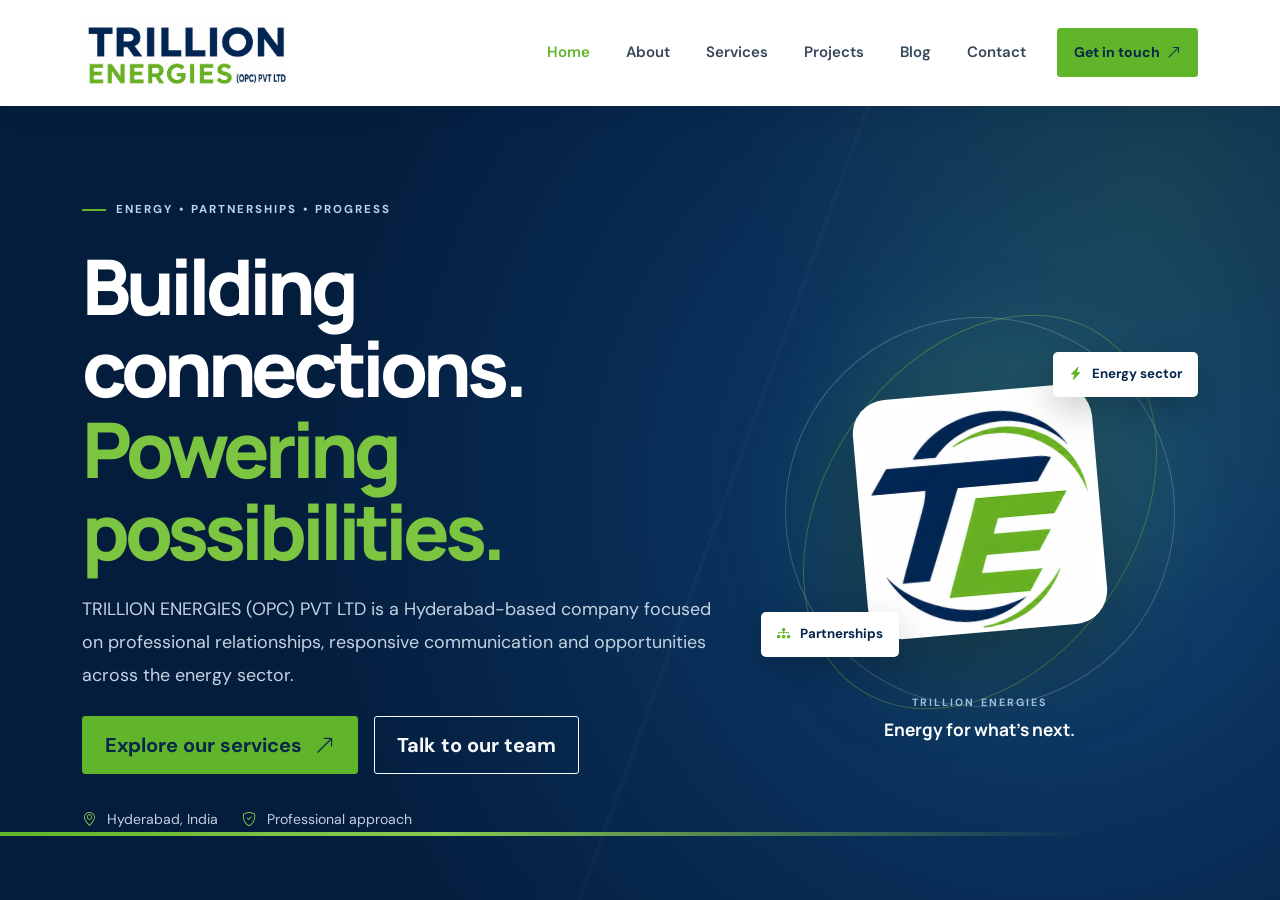
<file: index.html>
<!DOCTYPE html>
<html lang="en">
<head>
    <meta charset="UTF-8">
    <meta name="viewport" content="width=device-width, initial-scale=1.0">
    <title>TRILLION ENERGIES (OPC) PVT LTD | Energy Sector Company, Hyderabad</title>
    <meta name="author" content="TRILLION Energy Sector Company Hyderabad">
    <meta name="description" content="Discover TRILLION ENERGIES (OPC) PVT LTD, a Hyderabad-based company. Explore our energy-sector service areas, insights and project updates.">
    <meta name="keywords" content="Trillion Groups, IT solutions, software development, trading technology, algorithmic trading, fintech software, cloud IT services, enterprise software, digital transformation, custom software, trading platform development, AI in trading, managed IT services, ERP solutions, CRM development, mobile app development, web application development, IT consulting, cyber security, data analytics, blockchain trading systems, software company Dubai, software company Singapore, global IT provider, AI software development">
    <link rel="icon" href="favicon.png" type="image/x-icon">
</head>
<frameset rows="*,0" frameborder="no" border="0" framespacing="0">
    <frame src="trillion-energies/index.html" name="mainFrame" id="mainFrame" title="mainFrame" />
    
  </frameset>
  <noframes><body>
  </body></noframes>
</html>
</file>
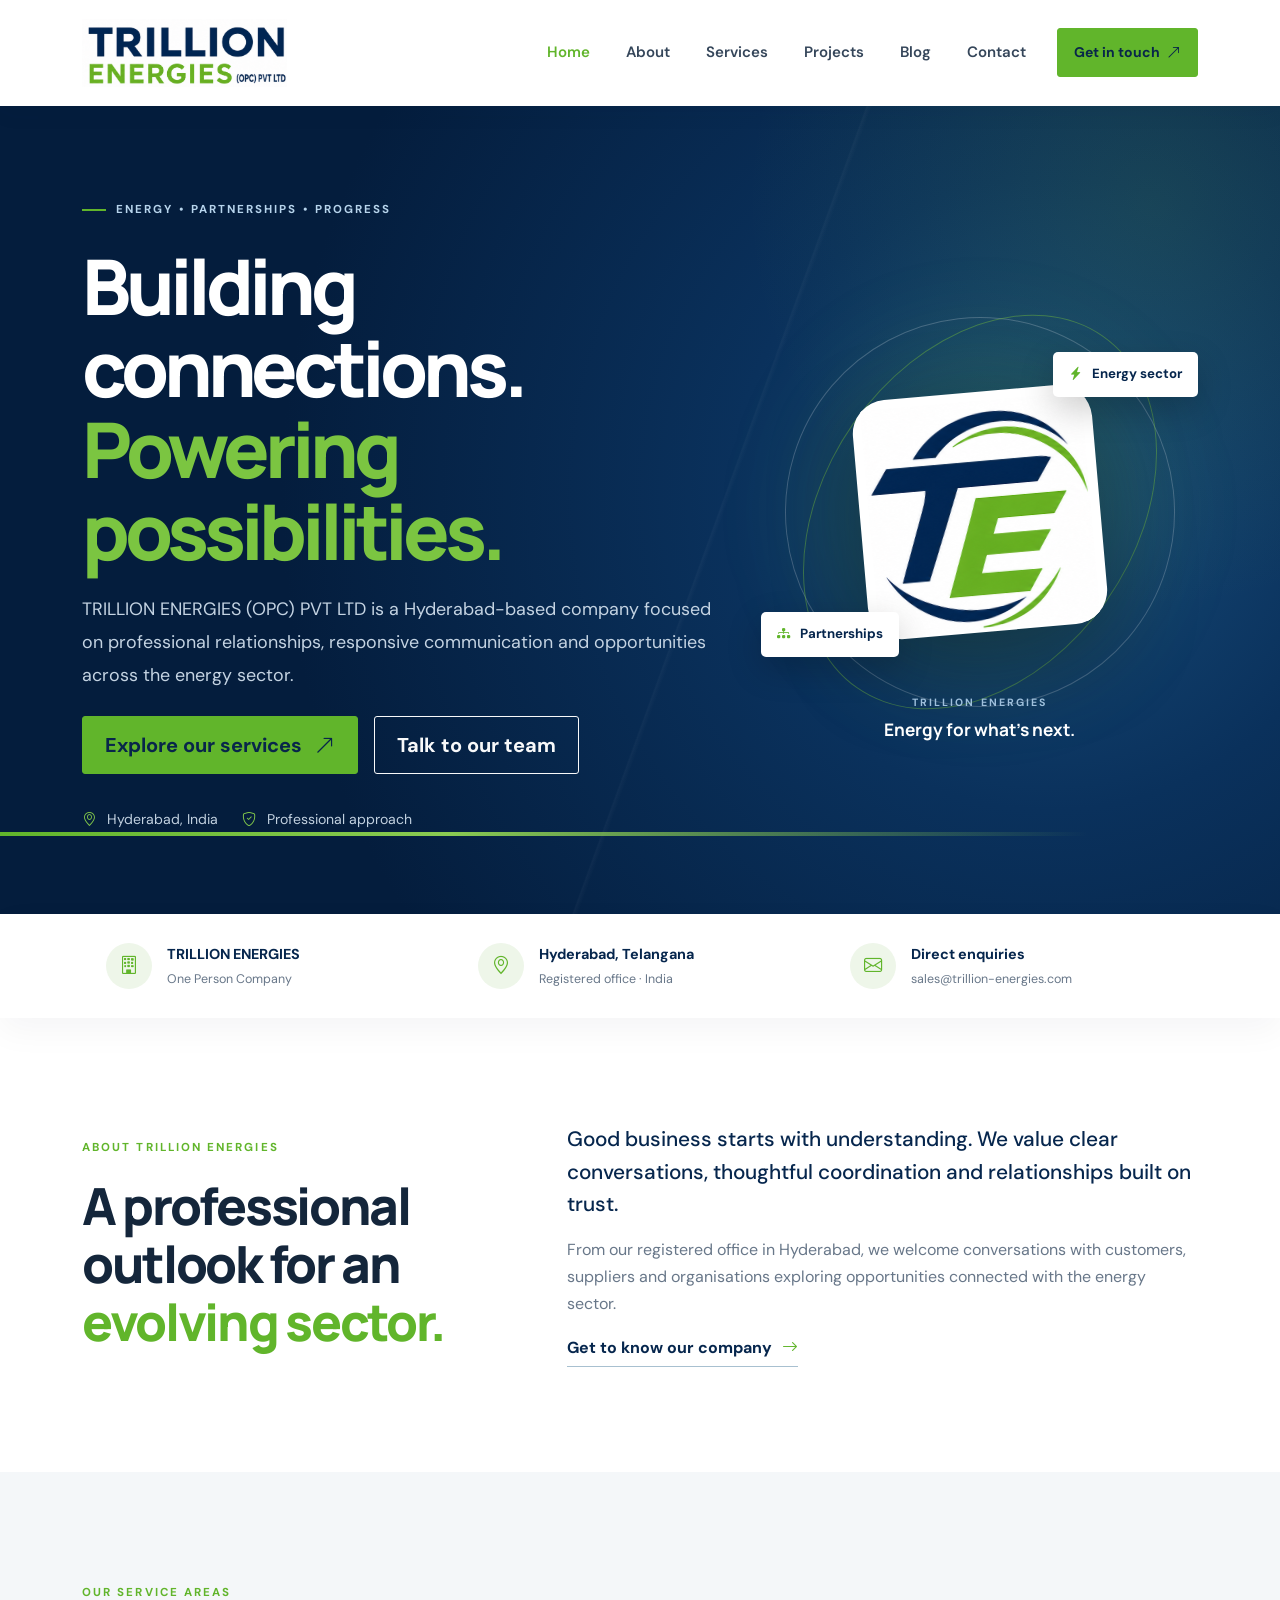
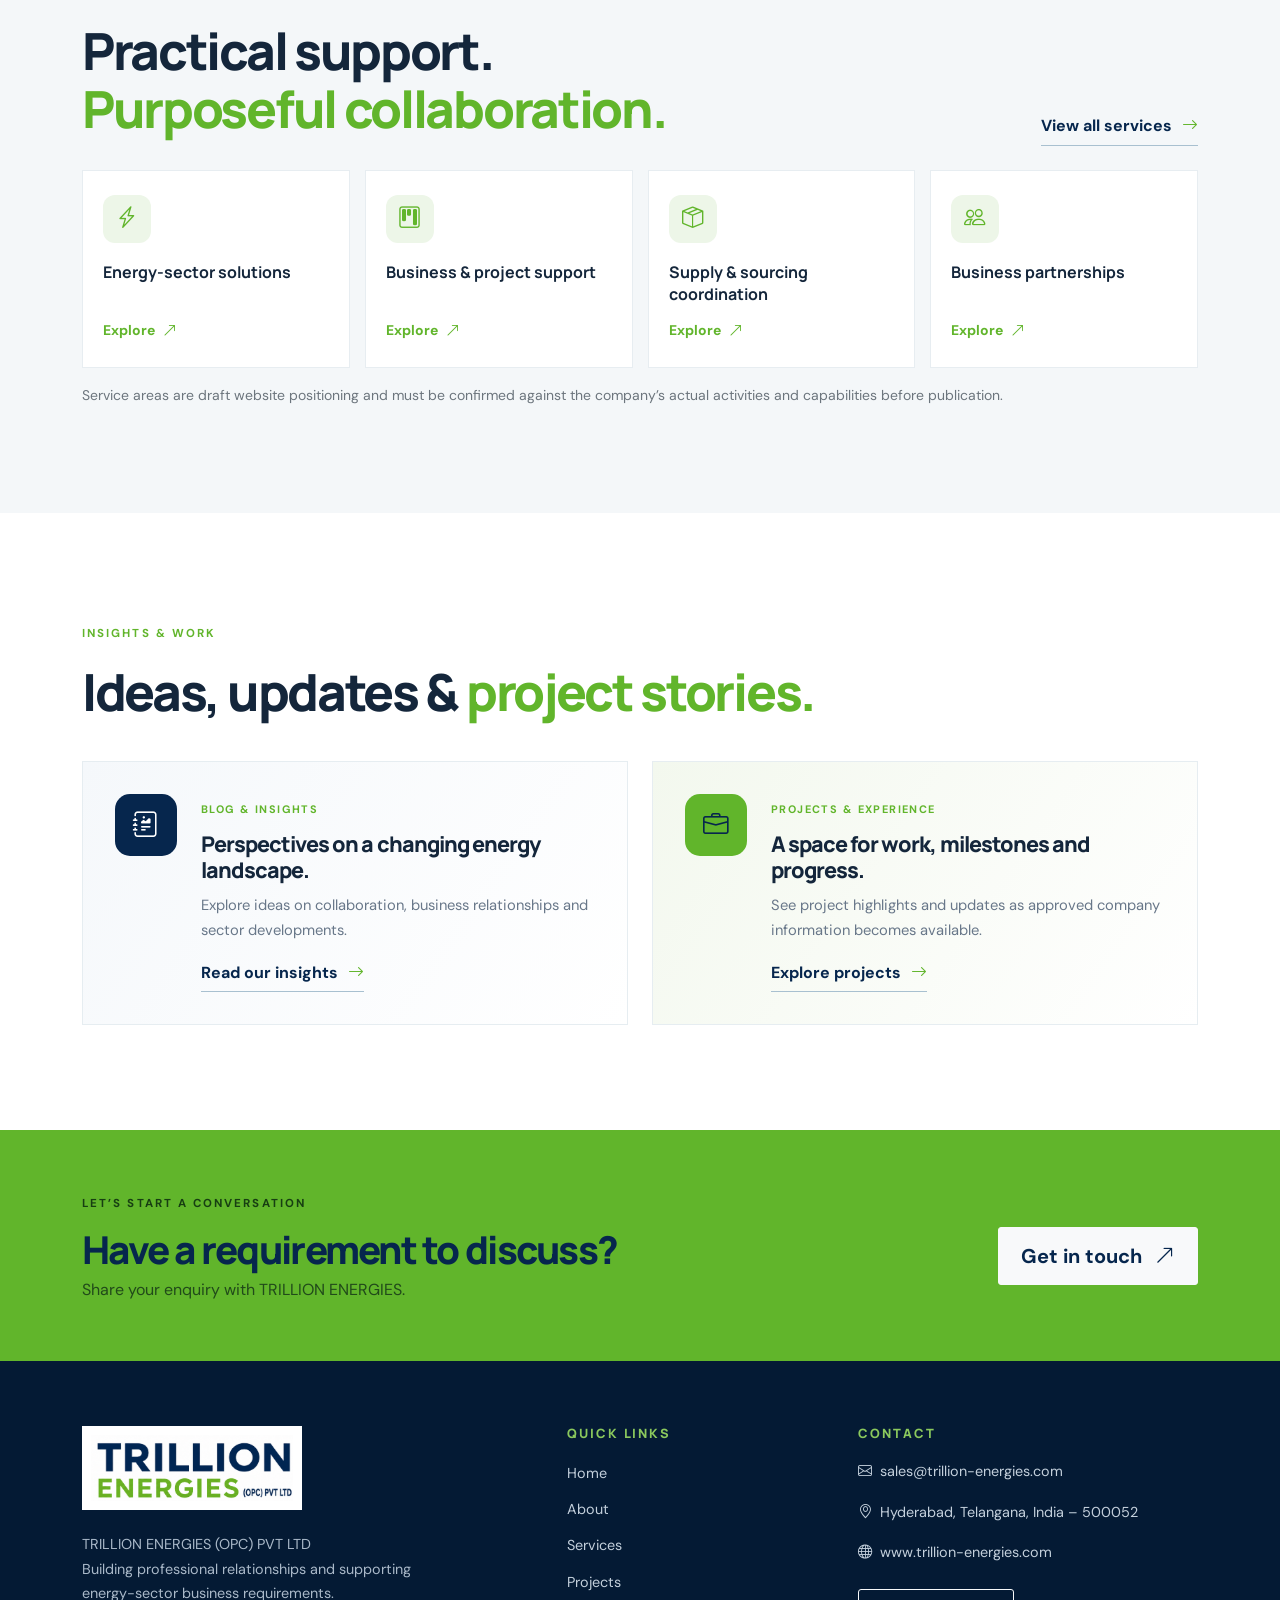
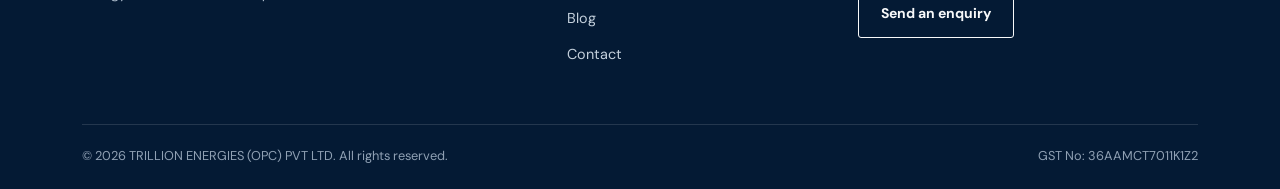
<file: trillion-energies/index.html>
<!doctype html>
<html lang="en-IN"><head>
<meta charset="utf-8"><meta name="viewport" content="width=device-width, initial-scale=1">
<meta name="description" content="Discover TRILLION ENERGIES (OPC) PVT LTD, a Hyderabad-based company. Explore our energy-sector service areas, insights and project updates.">
<title>TRILLION ENERGIES (OPC) PVT LTD | Energy Sector Company, Hyderabad</title>
<meta name="robots" content="index, follow, max-image-preview:large"><meta name="theme-color" content="#06264d">
<link rel="canonical" href="https://www.trillion-energies.com/">
<meta property="og:type" content="website"><meta property="og:site_name" content="TRILLION ENERGIES (OPC) PVT LTD"><meta property="og:title" content="TRILLION ENERGIES (OPC) PVT LTD | Energy Sector Company, Hyderabad"><meta property="og:description" content="A Hyderabad-based company building professional relationships and exploring opportunities across the energy sector."><meta property="og:url" content="https://www.trillion-energies.com/"><meta property="og:image" content="https://www.trillion-energies.com/assets/logo.png"><meta name="twitter:card" content="summary_large_image">
<link rel="icon" type="image/png" sizes="256x256" href="assets/favicon.png"><link rel="shortcut icon" href="assets/favicon.ico">
<link rel="preconnect" href="https://fonts.googleapis.com"><link rel="preconnect" href="https://fonts.gstatic.com" crossorigin>
<link href="https://cdn.jsdelivr.net/npm/bootstrap@5.3.3/dist/css/bootstrap.min.css" rel="stylesheet"><link href="https://cdn.jsdelivr.net/npm/bootstrap-icons@1.11.3/font/bootstrap-icons.min.css" rel="stylesheet"><link href="css/style.css" rel="stylesheet">
<script type="application/ld+json">{"@context":"https://schema.org","@type":"Organization","name":"TRILLION ENERGIES (OPC) PVT LTD","url":"https://www.trillion-energies.com/","logo":"https://www.trillion-energies.com/assets/logo.png","email":"sales@trillion-energies.com","taxID":"36AAMCT7011K1Z2","address":{"@type":"PostalAddress","streetAddress":"1st Floor, 16-10-127/10/6, Diamond Villa, Golden City, Shivarampally","addressLocality":"Hyderabad","addressRegion":"Telangana","postalCode":"500052","addressCountry":"IN"}}</script>
</head><body>
<div class="site-preloader" aria-label="Loading website"><img src="assets/preloader-logo.png" alt="Trillion Energies"><span class="loader-line"></span></div><div id="site-header"></div>
<main>
<section class="home-hero"><div class="container"><div class="row align-items-center g-5"><div class="col-lg-7"><span class="eyebrow"><span></span> ENERGY • PARTNERSHIPS • PROGRESS</span><h1>Building connections.<br><em>Powering possibilities.</em></h1><p class="home-hero-copy">TRILLION ENERGIES (OPC) PVT LTD is a Hyderabad-based company focused on professional relationships, responsive communication and opportunities across the energy sector.</p><div class="d-flex flex-wrap gap-3 mt-4"><a class="btn btn-primary btn-lg" href="services.html">Explore our services <i class="bi bi-arrow-up-right ms-2"></i></a><a class="btn btn-outline-light btn-lg" href="contact.html">Talk to our team</a></div><div class="hero-assurance"><span><i class="bi bi-geo-alt"></i> Hyderabad, India</span><span><i class="bi bi-shield-check"></i> Professional approach</span></div></div><div class="col-lg-5"><div class="home-visual"><div class="visual-glow"></div><div class="visual-ring ring-a"></div><div class="visual-ring ring-b"></div><div class="visual-mark"><img src="assets/preloader-logo.png" alt="TE Trillion Energies symbol"></div><div class="visual-caption"><span>TRILLION ENERGIES</span><b>Energy for what’s next.</b></div><div class="visual-chip chip-one"><i class="bi bi-lightning-charge-fill"></i> Energy sector</div><div class="visual-chip chip-two"><i class="bi bi-diagram-3-fill"></i> Partnerships</div></div></div></div></div><div class="hero-bottom-line"></div></section>
<section class="home-facts"><div class="container"><div class="row g-0"><div class="col-md-4"><div class="fact-card"><span class="fact-icon"><i class="bi bi-building"></i></span><div><b>TRILLION ENERGIES</b><small>One Person Company</small></div></div></div><div class="col-md-4"><div class="fact-card"><span class="fact-icon"><i class="bi bi-geo-alt"></i></span><div><b>Hyderabad, Telangana</b><small>Registered office · India</small></div></div></div><div class="col-md-4"><div class="fact-card"><span class="fact-icon"><i class="bi bi-envelope"></i></span><div><b>Direct enquiries</b><small>sales@trillion-energies.com</small></div></div></div></div></div></section>
<section class="section-pad home-intro"><div class="container"><div class="row g-5 align-items-center"><div class="col-lg-5"><span class="eyebrow dark">ABOUT TRILLION ENERGIES</span><h2 class="section-title">A professional outlook for an <em>evolving sector.</em></h2></div><div class="col-lg-7"><p class="lead-copy">Good business starts with understanding. We value clear conversations, thoughtful coordination and relationships built on trust.</p><p class="muted-copy">From our registered office in Hyderabad, we welcome conversations with customers, suppliers and organisations exploring opportunities connected with the energy sector.</p><a href="about.html" class="text-link">Get to know our company <i class="bi bi-arrow-right"></i></a></div></div></div></section>
<section class="home-services section-pad"><div class="container"><div class="section-heading"><div><span class="eyebrow dark">OUR SERVICE AREAS</span><h2 class="section-title">Practical support.<br><em>Purposeful collaboration.</em></h2></div><a href="services.html" class="text-link">View all services <i class="bi bi-arrow-right"></i></a></div><div class="service-quick-grid mt-4">
<a class="service-quick" href="energy-solutions.html"><span><i class="bi bi-lightning-charge"></i></span><b>Energy-sector solutions</b><small>Explore <i class="bi bi-arrow-up-right"></i></small></a>
<a class="service-quick" href="project-support.html"><span><i class="bi bi-kanban"></i></span><b>Business & project support</b><small>Explore <i class="bi bi-arrow-up-right"></i></small></a>
<a class="service-quick" href="supply-sourcing.html"><span><i class="bi bi-box-seam"></i></span><b>Supply & sourcing coordination</b><small>Explore <i class="bi bi-arrow-up-right"></i></small></a>
<a class="service-quick" href="business-partnerships.html"><span><i class="bi bi-people"></i></span><b>Business partnerships</b><small>Explore <i class="bi bi-arrow-up-right"></i></small></a>
</div><p class="small text-secondary mt-3 mb-0">Service areas are draft website positioning and must be confirmed against the company’s actual activities and capabilities before publication.</p></div></section>
<section class="home-discover section-pad"><div class="container"><div class="section-heading"><div><span class="eyebrow dark">INSIGHTS & WORK</span><h2 class="section-title">Ideas, updates & <em>project stories.</em></h2></div></div><div class="row g-4 mt-2"><div class="col-lg-6"><a class="discover-card discover-blog" href="blog.html"><div class="discover-icon"><i class="bi bi-journal-richtext"></i></div><div><span class="blog-meta">BLOG & INSIGHTS</span><h3>Perspectives on a changing energy landscape.</h3><p>Explore ideas on collaboration, business relationships and sector developments.</p><span class="text-link">Read our insights <i class="bi bi-arrow-right"></i></span></div></a></div><div class="col-lg-6"><a class="discover-card discover-projects" href="projects.html"><div class="discover-icon"><i class="bi bi-briefcase"></i></div><div><span class="blog-meta">PROJECTS & EXPERIENCE</span><h3>A space for work, milestones and progress.</h3><p>See project highlights and updates as approved company information becomes available.</p><span class="text-link">Explore projects <i class="bi bi-arrow-right"></i></span></div></a></div></div></div></section>
<section class="cta-band"><div class="container d-lg-flex align-items-center justify-content-between"><div><span class="eyebrow">LET’S START A CONVERSATION</span><h2>Have a requirement to discuss?</h2><p>Share your enquiry with TRILLION ENERGIES.</p></div><a href="contact.html" class="btn btn-light btn-lg">Get in touch <i class="bi bi-arrow-up-right ms-2"></i></a></div></section>
</main><div id="site-footer"></div><script src="https://cdn.jsdelivr.net/npm/bootstrap@5.3.3/dist/js/bootstrap.bundle.min.js"></script><script src="js/main.js"></script></body></html>
</file>
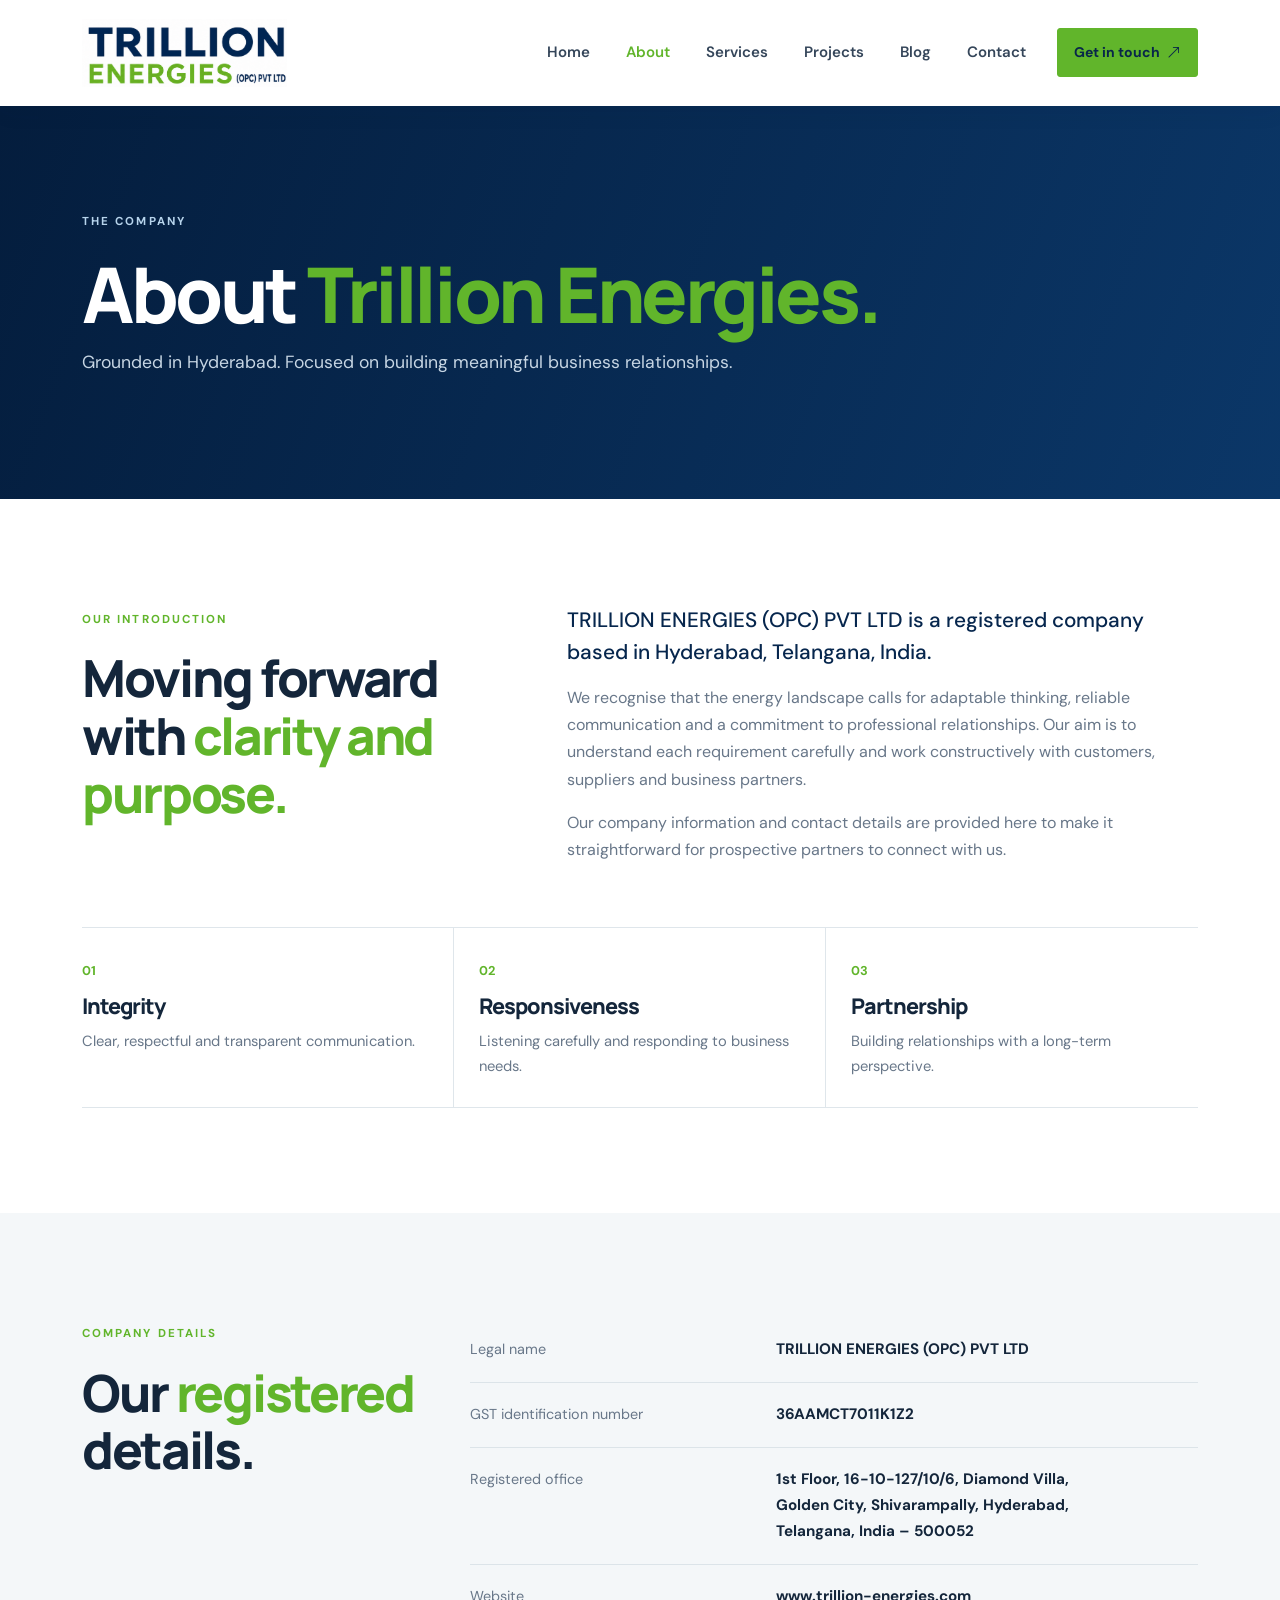
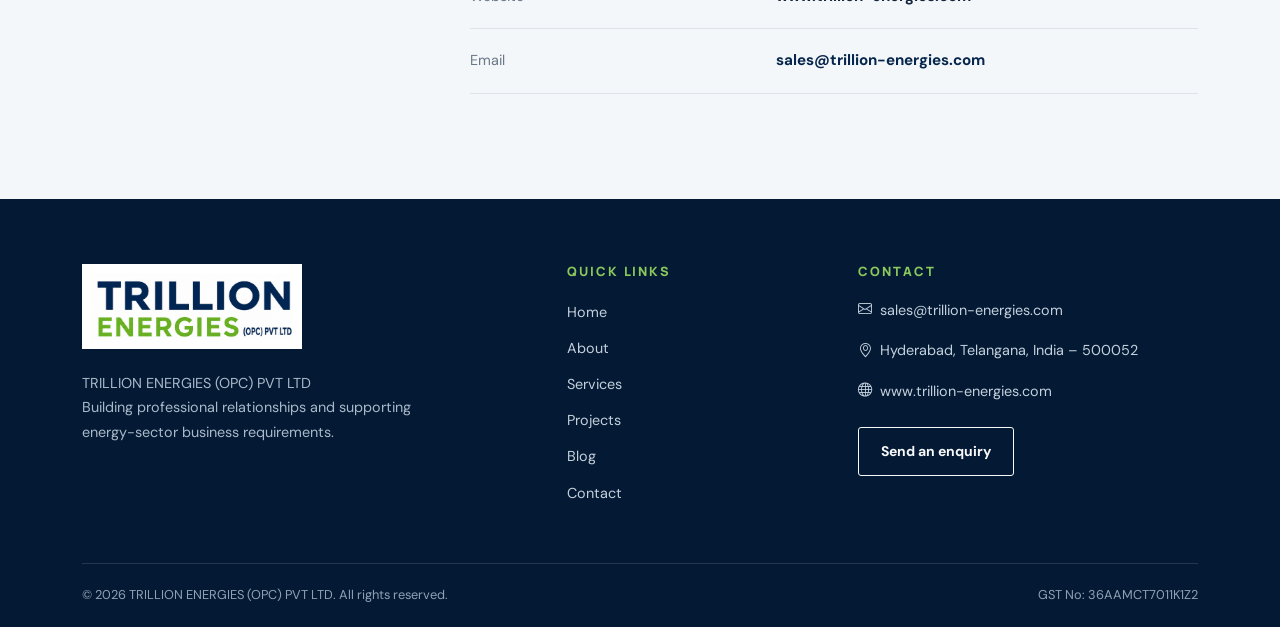
<file: trillion-energies/about.html>
<!doctype html>
<html lang="en-IN"><head><meta charset="utf-8"><meta name="viewport" content="width=device-width, initial-scale=1"><meta name="description" content="Know more about TRILLION ENERGIES (OPC) PVT LTD, a Hyderabad, Telangana based company. View company details and registered office information."><title>About Us | TRILLION ENERGIES (OPC) PVT LTD</title><link href="https://cdn.jsdelivr.net/npm/bootstrap@5.3.3/dist/css/bootstrap.min.css" rel="stylesheet"><link href="https://cdn.jsdelivr.net/npm/bootstrap-icons@1.11.3/font/bootstrap-icons.min.css" rel="stylesheet"><link href="css/style.css" rel="stylesheet">

  <meta name="keywords" content="about Trillion Energies, Trillion Energies Hyderabad, company profile">
  <meta name="robots" content="index, follow, max-image-preview:large">
  <meta name="theme-color" content="#06264d">
  <link rel="canonical" href="https://www.trillion-energies.com/about.html">
  <meta property="og:type" content="website">
  <meta property="og:site_name" content="TRILLION ENERGIES (OPC) PVT LTD">
  <meta property="og:title" content="About Us | TRILLION ENERGIES (OPC) PVT LTD">
  <meta property="og:description" content="Know more about TRILLION ENERGIES (OPC) PVT LTD, a Hyderabad, Telangana based company. View company details and registered office information.">
  <meta property="og:url" content="https://www.trillion-energies.com/about.html">
  <meta property="og:image" content="https://www.trillion-energies.com/assets/logo.png">
  <meta name="twitter:card" content="summary_large_image">
  <meta name="twitter:title" content="About Us | TRILLION ENERGIES (OPC) PVT LTD">
  <meta name="twitter:description" content="Know more about TRILLION ENERGIES (OPC) PVT LTD, a Hyderabad, Telangana based company. View company details and registered office information.">
  <meta name="twitter:image" content="https://www.trillion-energies.com/assets/logo.png">
  <link rel="icon" type="image/png" sizes="256x256" href="assets/favicon.png">
  <link rel="shortcut icon" href="assets/favicon.ico">
</head>
<body><div class="site-preloader"><img src="assets/preloader-logo.png" alt="Trillion Energies loading"><span class="loader-line"></span></div><div id="site-header"></div>
<main><section class="page-hero"><div class="container"><span class="eyebrow">THE COMPANY</span><h1>About <em>Trillion Energies.</em></h1><p>Grounded in Hyderabad. Focused on building meaningful business relationships.</p></div></section>
<section class="section-pad"><div class="container"><div class="row g-5"><div class="col-lg-5"><span class="eyebrow dark">OUR INTRODUCTION</span><h2 class="section-title">Moving forward with <em>clarity and purpose.</em></h2></div><div class="col-lg-7"><p class="lead-copy">TRILLION ENERGIES (OPC) PVT LTD is a registered company based in Hyderabad, Telangana, India.</p><p class="muted-copy">We recognise that the energy landscape calls for adaptable thinking, reliable communication and a commitment to professional relationships. Our aim is to understand each requirement carefully and work constructively with customers, suppliers and business partners.</p><p class="muted-copy">Our company information and contact details are provided here to make it straightforward for prospective partners to connect with us.</p></div></div>
<div class="values-grid mt-5"><div><span>01</span><h3>Integrity</h3><p>Clear, respectful and transparent communication.</p></div><div><span>02</span><h3>Responsiveness</h3><p>Listening carefully and responding to business needs.</p></div><div><span>03</span><h3>Partnership</h3><p>Building relationships with a long-term perspective.</p></div></div></div></section>
<section class="company-facts section-pad"><div class="container"><div class="row g-5"><div class="col-lg-4"><span class="eyebrow dark">COMPANY DETAILS</span><h2 class="section-title">Our <em>registered</em> details.</h2></div><div class="col-lg-8"><div class="fact-row"><span>Legal name</span><b>TRILLION ENERGIES (OPC) PVT LTD</b></div><div class="fact-row"><span>GST identification number</span><b>36AAMCT7011K1Z2</b></div><div class="fact-row"><span>Registered office</span><b>1st Floor, 16-10-127/10/6, Diamond Villa,<br>Golden City, Shivarampally, Hyderabad,<br>Telangana, India – 500052</b></div><div class="fact-row"><span>Website</span><b>www.trillion-energies.com</b></div><div class="fact-row"><span>Email</span><b><a href="mailto:sales@trillion-energies.com">sales@trillion-energies.com</a></b></div></div></div></div></section></main>
<div id="site-footer"></div><script src="https://cdn.jsdelivr.net/npm/bootstrap@5.3.3/dist/js/bootstrap.bundle.min.js"></script><script src="js/main.js"></script></body></html>
</file>
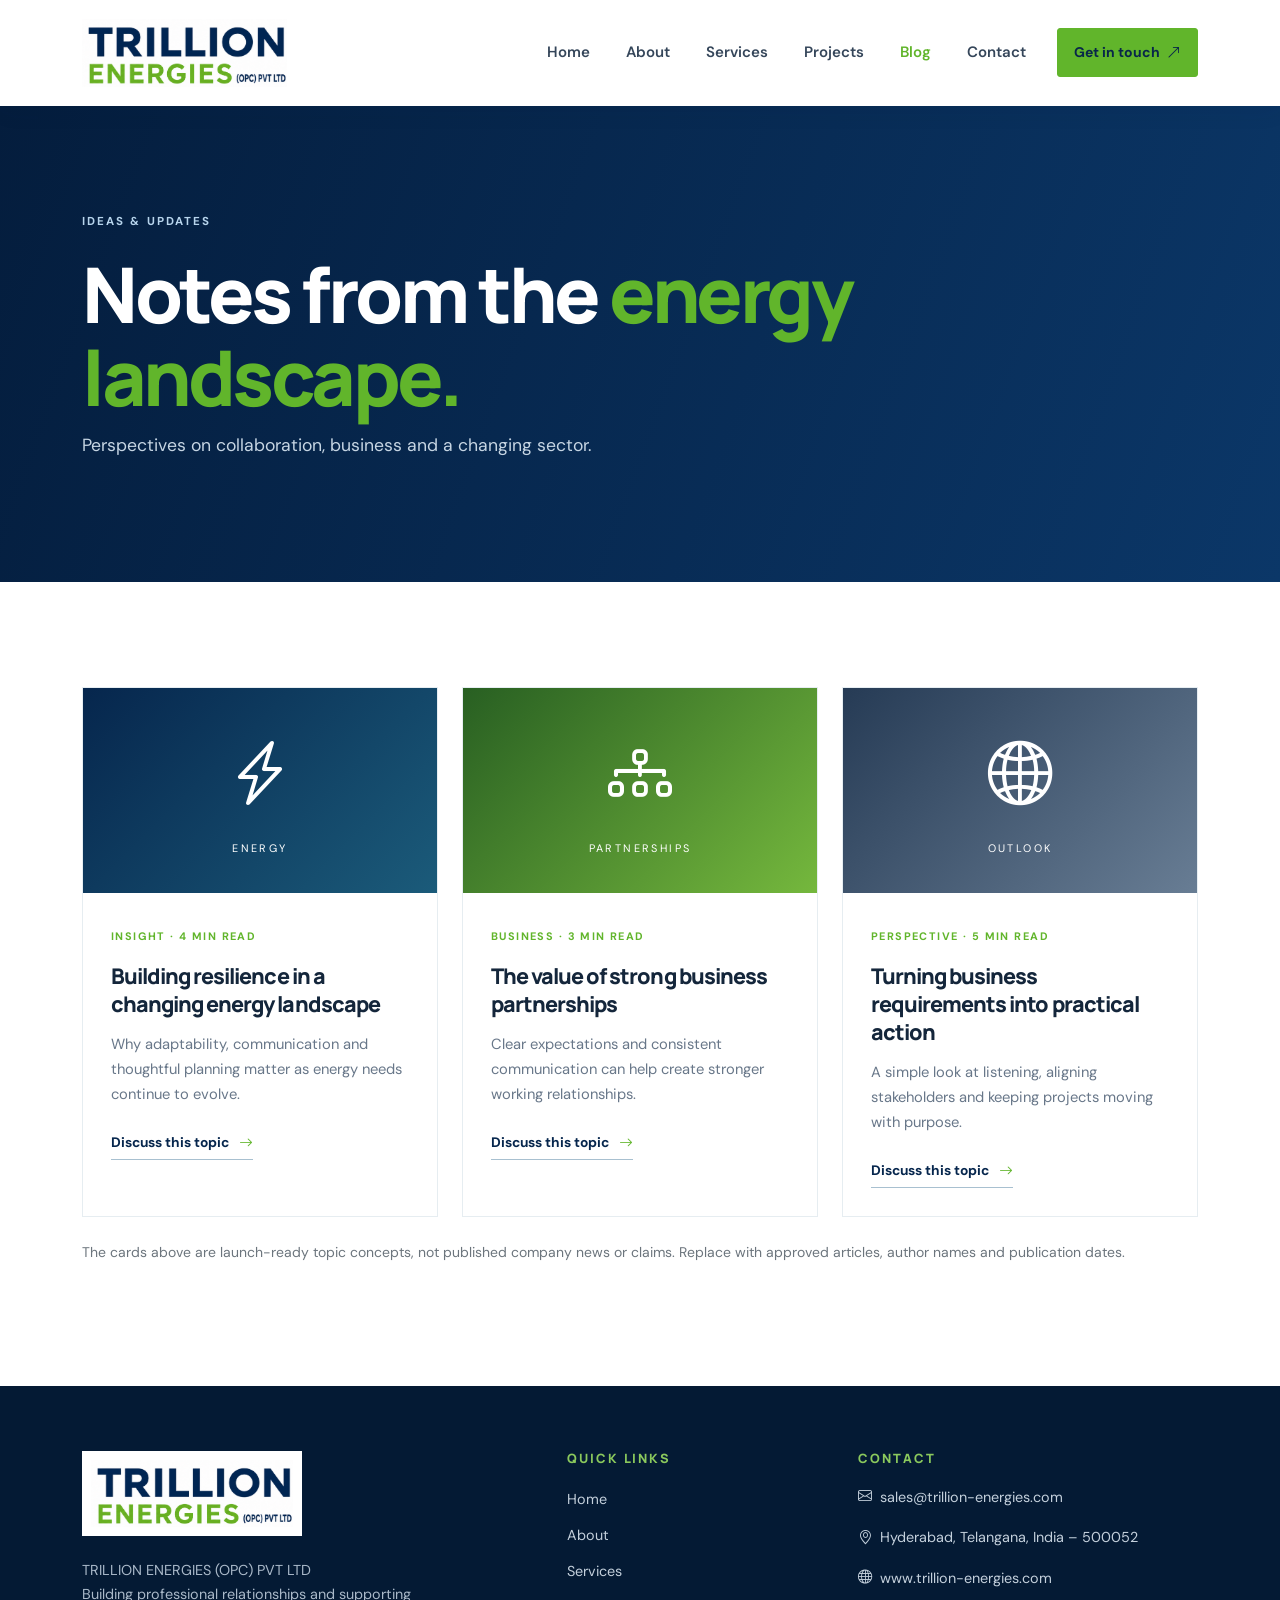
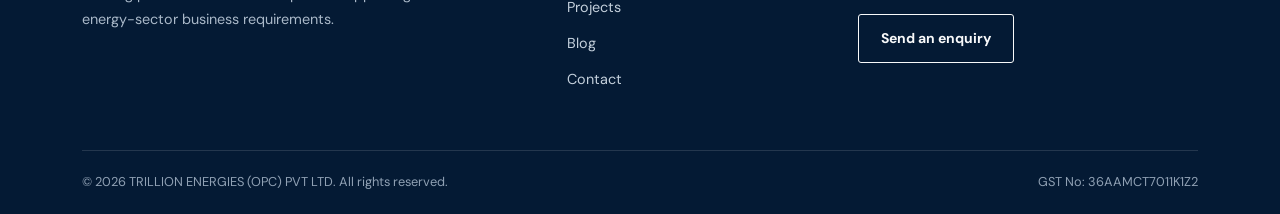
<file: trillion-energies/blog.html>
<!doctype html>
<html lang="en-IN"><head><meta charset="utf-8"><meta name="viewport" content="width=device-width, initial-scale=1"><meta name="description" content="Read perspectives and updates on energy-sector developments, business relationships and practical collaboration from TRILLION ENERGIES."><title>Blog & Insights | TRILLION ENERGIES (OPC) PVT LTD</title><link href="https://cdn.jsdelivr.net/npm/bootstrap@5.3.3/dist/css/bootstrap.min.css" rel="stylesheet"><link href="https://cdn.jsdelivr.net/npm/bootstrap-icons@1.11.3/font/bootstrap-icons.min.css" rel="stylesheet"><link href="css/style.css" rel="stylesheet">

  <meta name="keywords" content="energy insights, energy sector blog, business partnerships, Trillion Energies">
  <meta name="robots" content="index, follow, max-image-preview:large">
  <meta name="theme-color" content="#06264d">
  <link rel="canonical" href="https://www.trillion-energies.com/blog.html">
  <meta property="og:type" content="website">
  <meta property="og:site_name" content="TRILLION ENERGIES (OPC) PVT LTD">
  <meta property="og:title" content="Blog & Insights | TRILLION ENERGIES (OPC) PVT LTD">
  <meta property="og:description" content="Read perspectives and updates on energy-sector developments, business relationships and practical collaboration from TRILLION ENERGIES.">
  <meta property="og:url" content="https://www.trillion-energies.com/blog.html">
  <meta property="og:image" content="https://www.trillion-energies.com/assets/logo.png">
  <meta name="twitter:card" content="summary_large_image">
  <meta name="twitter:title" content="Blog & Insights | TRILLION ENERGIES (OPC) PVT LTD">
  <meta name="twitter:description" content="Read perspectives and updates on energy-sector developments, business relationships and practical collaboration from TRILLION ENERGIES.">
  <meta name="twitter:image" content="https://www.trillion-energies.com/assets/logo.png">
  <link rel="icon" type="image/png" sizes="256x256" href="assets/favicon.png">
  <link rel="shortcut icon" href="assets/favicon.ico">
</head>
<body><div class="site-preloader"><img src="assets/preloader-logo.png" alt="Trillion Energies loading"><span class="loader-line"></span></div><div id="site-header"></div>
<main><section class="page-hero"><div class="container"><span class="eyebrow">IDEAS & UPDATES</span><h1>Notes from the <em>energy landscape.</em></h1><p>Perspectives on collaboration, business and a changing sector.</p></div></section>
<section class="section-pad"><div class="container"><div class="row g-4">
<div class="col-md-6 col-lg-4"><article class="blog-card"><div class="blog-visual visual-one"><i class="bi bi-lightning-charge"></i><span>ENERGY</span></div><div class="blog-body"><span class="blog-meta">INSIGHT · 4 MIN READ</span><h2>Building resilience in a changing energy landscape</h2><p>Why adaptability, communication and thoughtful planning matter as energy needs continue to evolve.</p><a href="mailto:sales@trillion-energies.com?subject=Enquiry%20about%20energy%20landscape%20article" class="text-link">Discuss this topic <i class="bi bi-arrow-right"></i></a></div></article></div>
<div class="col-md-6 col-lg-4"><article class="blog-card"><div class="blog-visual visual-two"><i class="bi bi-diagram-3"></i><span>PARTNERSHIPS</span></div><div class="blog-body"><span class="blog-meta">BUSINESS · 3 MIN READ</span><h2>The value of strong business partnerships</h2><p>Clear expectations and consistent communication can help create stronger working relationships.</p><a href="mailto:sales@trillion-energies.com?subject=Enquiry%20about%20business%20partnerships" class="text-link">Discuss this topic <i class="bi bi-arrow-right"></i></a></div></article></div>
<div class="col-md-6 col-lg-4"><article class="blog-card"><div class="blog-visual visual-three"><i class="bi bi-globe2"></i><span>OUTLOOK</span></div><div class="blog-body"><span class="blog-meta">PERSPECTIVE · 5 MIN READ</span><h2>Turning business requirements into practical action</h2><p>A simple look at listening, aligning stakeholders and keeping projects moving with purpose.</p><a href="mailto:sales@trillion-energies.com?subject=Enquiry%20about%20business%20requirements" class="text-link">Discuss this topic <i class="bi bi-arrow-right"></i></a></div></article></div>
</div><p class="small text-secondary mt-4">The cards above are launch-ready topic concepts, not published company news or claims. Replace with approved articles, author names and publication dates.</p></div></section></main>
<div id="site-footer"></div><script src="https://cdn.jsdelivr.net/npm/bootstrap@5.3.3/dist/js/bootstrap.bundle.min.js"></script><script src="js/main.js"></script></body></html>
</file>
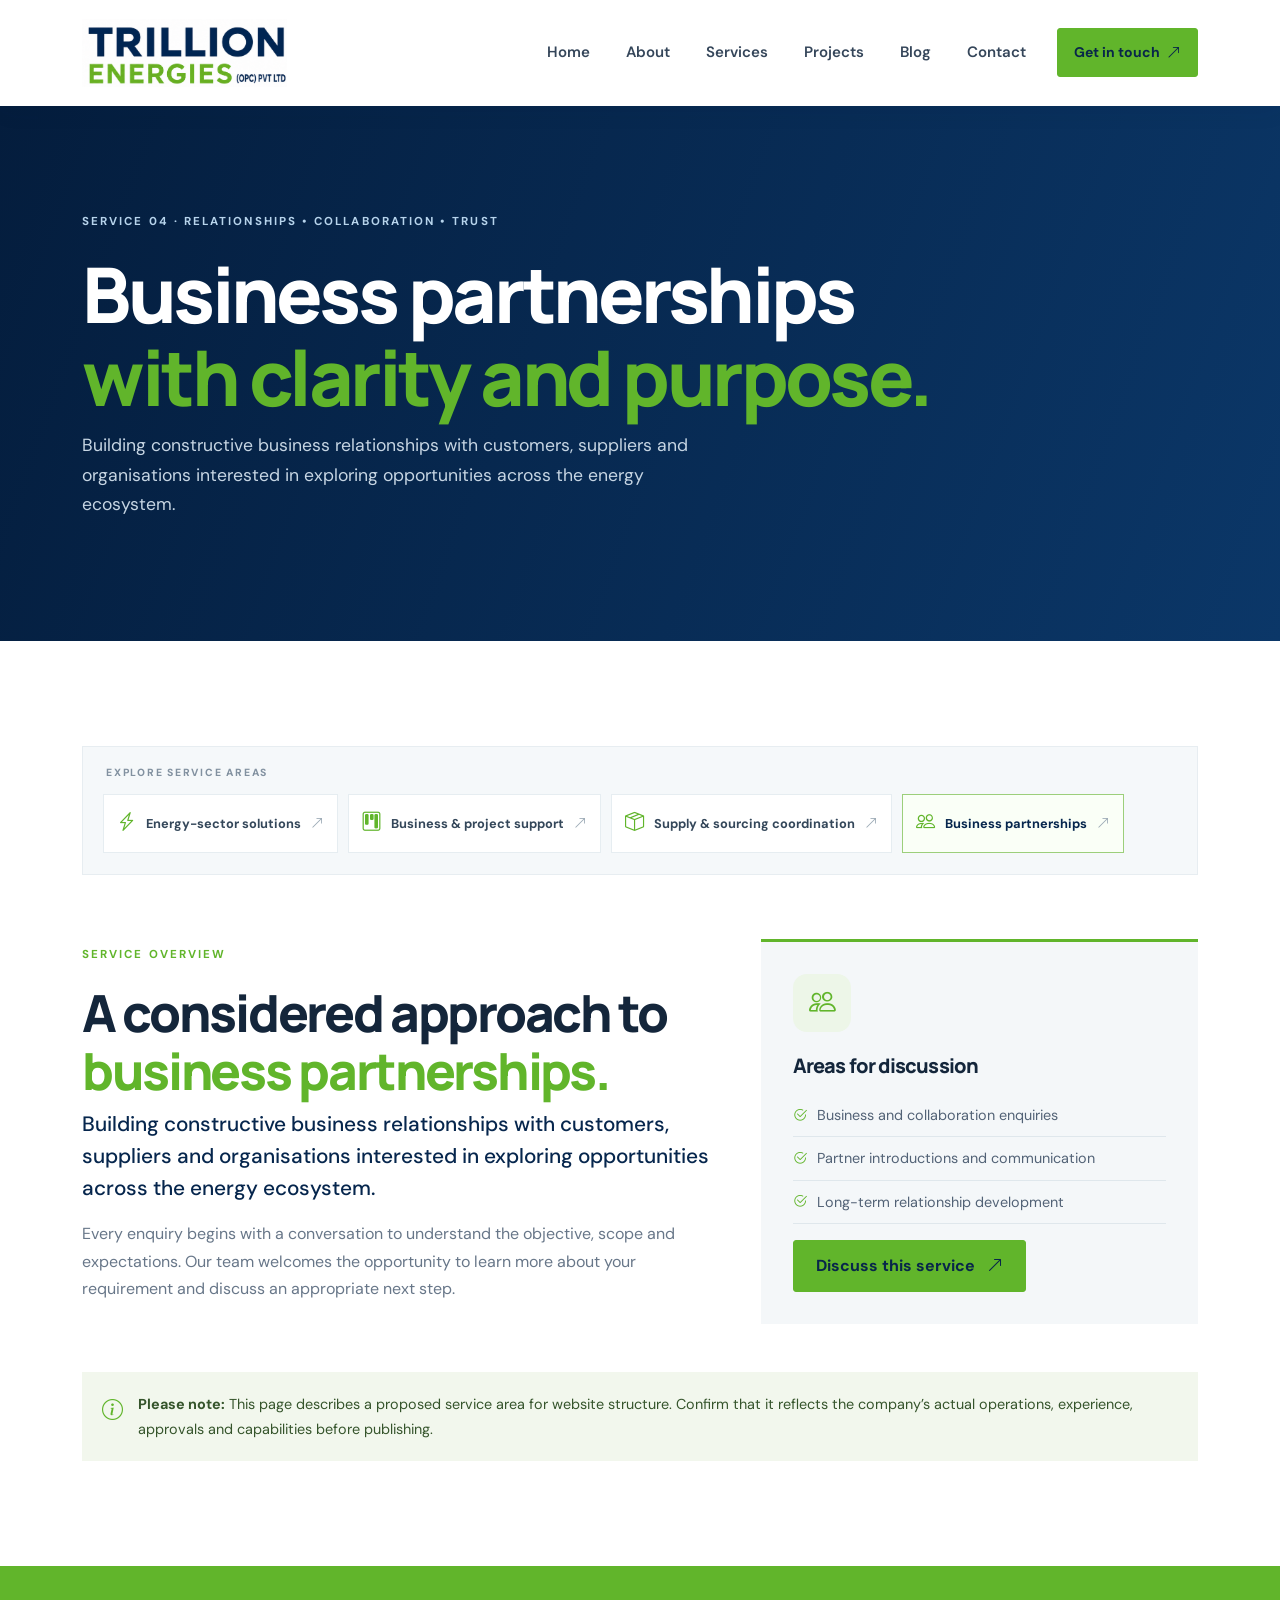
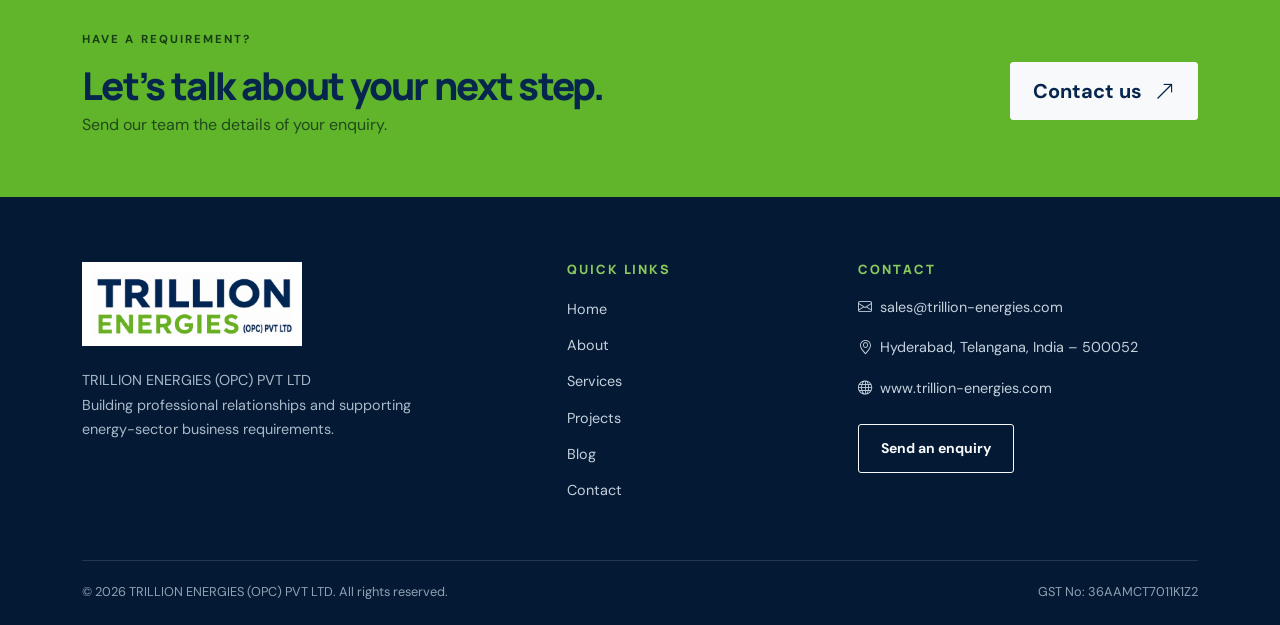
<file: trillion-energies/business-partnerships.html>
<!doctype html><html lang="en-IN"><head><meta charset="utf-8"><meta name="viewport" content="width=device-width, initial-scale=1"><meta name="description" content="Business partnerships from TRILLION ENERGIES (OPC) PVT LTD, Hyderabad. Contact our team to discuss your requirements."><title>Business partnerships | TRILLION ENERGIES (OPC) PVT LTD</title><meta name="robots" content="index, follow"><link rel="canonical" href="https://www.trillion-energies.com/business-partnerships.html"><meta property="og:type" content="website"><meta property="og:title" content="Business partnerships | TRILLION ENERGIES (OPC) PVT LTD"><meta property="og:description" content="Building constructive business relationships with customers, suppliers and organisations interested in exploring opportunities across the energy ecosystem."><meta property="og:url" content="https://www.trillion-energies.com/business-partnerships.html"><link rel="icon" href="assets/favicon.ico"><link href="https://cdn.jsdelivr.net/npm/bootstrap@5.3.3/dist/css/bootstrap.min.css" rel="stylesheet"><link href="https://cdn.jsdelivr.net/npm/bootstrap-icons@1.11.3/font/bootstrap-icons.min.css" rel="stylesheet"><link href="css/style.css" rel="stylesheet"></head><body><div class="site-preloader"><img src="assets/preloader-logo.png" alt="Trillion Energies"><span class="loader-line"></span></div><div id="site-header"></div><main><section class="page-hero"><div class="container"><span class="eyebrow">SERVICE 04 · RELATIONSHIPS • COLLABORATION • TRUST</span><h1>Business partnerships<br><em>with clarity and purpose.</em></h1><p>Building constructive business relationships with customers, suppliers and organisations interested in exploring opportunities across the energy ecosystem.</p></div></section><section class="section-pad"><div class="container"><div class="service-nav-wrap"><div class="service-nav-label">EXPLORE SERVICE AREAS</div><nav class="service-horizontal" aria-label="Service pages"><a class="service-nav-item" href="energy-solutions.html"><i class="bi bi-lightning-charge"></i><span>Energy-sector solutions</span><i class="bi bi-arrow-up-right nav-arrow"></i></a><a class="service-nav-item" href="project-support.html"><i class="bi bi-kanban"></i><span>Business & project support</span><i class="bi bi-arrow-up-right nav-arrow"></i></a><a class="service-nav-item" href="supply-sourcing.html"><i class="bi bi-box-seam"></i><span>Supply & sourcing coordination</span><i class="bi bi-arrow-up-right nav-arrow"></i></a><a class="service-nav-item active" href="business-partnerships.html"><i class="bi bi-people"></i><span>Business partnerships</span><i class="bi bi-arrow-up-right nav-arrow"></i></a></nav></div><div class="row g-5 align-items-start mt-3"><div class="col-lg-7"><span class="eyebrow dark">SERVICE OVERVIEW</span><h2 class="section-title">A considered approach to <em>business partnerships.</em></h2><p class="lead-copy">Building constructive business relationships with customers, suppliers and organisations interested in exploring opportunities across the energy ecosystem.</p><p class="muted-copy">Every enquiry begins with a conversation to understand the objective, scope and expectations. Our team welcomes the opportunity to learn more about your requirement and discuss an appropriate next step.</p></div><div class="col-lg-5"><div class="service-detail-panel"><span class="service-large-icon"><i class="bi bi-people"></i></span><h3>Areas for discussion</h3><ul><li><i class="bi bi-check2-circle"></i>Business and collaboration enquiries</li><li><i class="bi bi-check2-circle"></i>Partner introductions and communication</li><li><i class="bi bi-check2-circle"></i>Long-term relationship development</li></ul><a href="contact.html" class="btn btn-primary mt-3">Discuss this service <i class="bi bi-arrow-up-right ms-2"></i></a></div></div></div><div class="notice mt-5"><i class="bi bi-info-circle"></i><p><b>Please note:</b> This page describes a proposed service area for website structure. Confirm that it reflects the company’s actual operations, experience, approvals and capabilities before publishing.</p></div></div></section><section class="cta-band"><div class="container d-lg-flex align-items-center justify-content-between"><div><span class="eyebrow">HAVE A REQUIREMENT?</span><h2>Let’s talk about your next step.</h2><p>Send our team the details of your enquiry.</p></div><a href="contact.html" class="btn btn-light btn-lg">Contact us <i class="bi bi-arrow-up-right ms-2"></i></a></div></section></main><div id="site-footer"></div><script src="https://cdn.jsdelivr.net/npm/bootstrap@5.3.3/dist/js/bootstrap.bundle.min.js"></script><script src="js/main.js"></script></body></html>
</file>
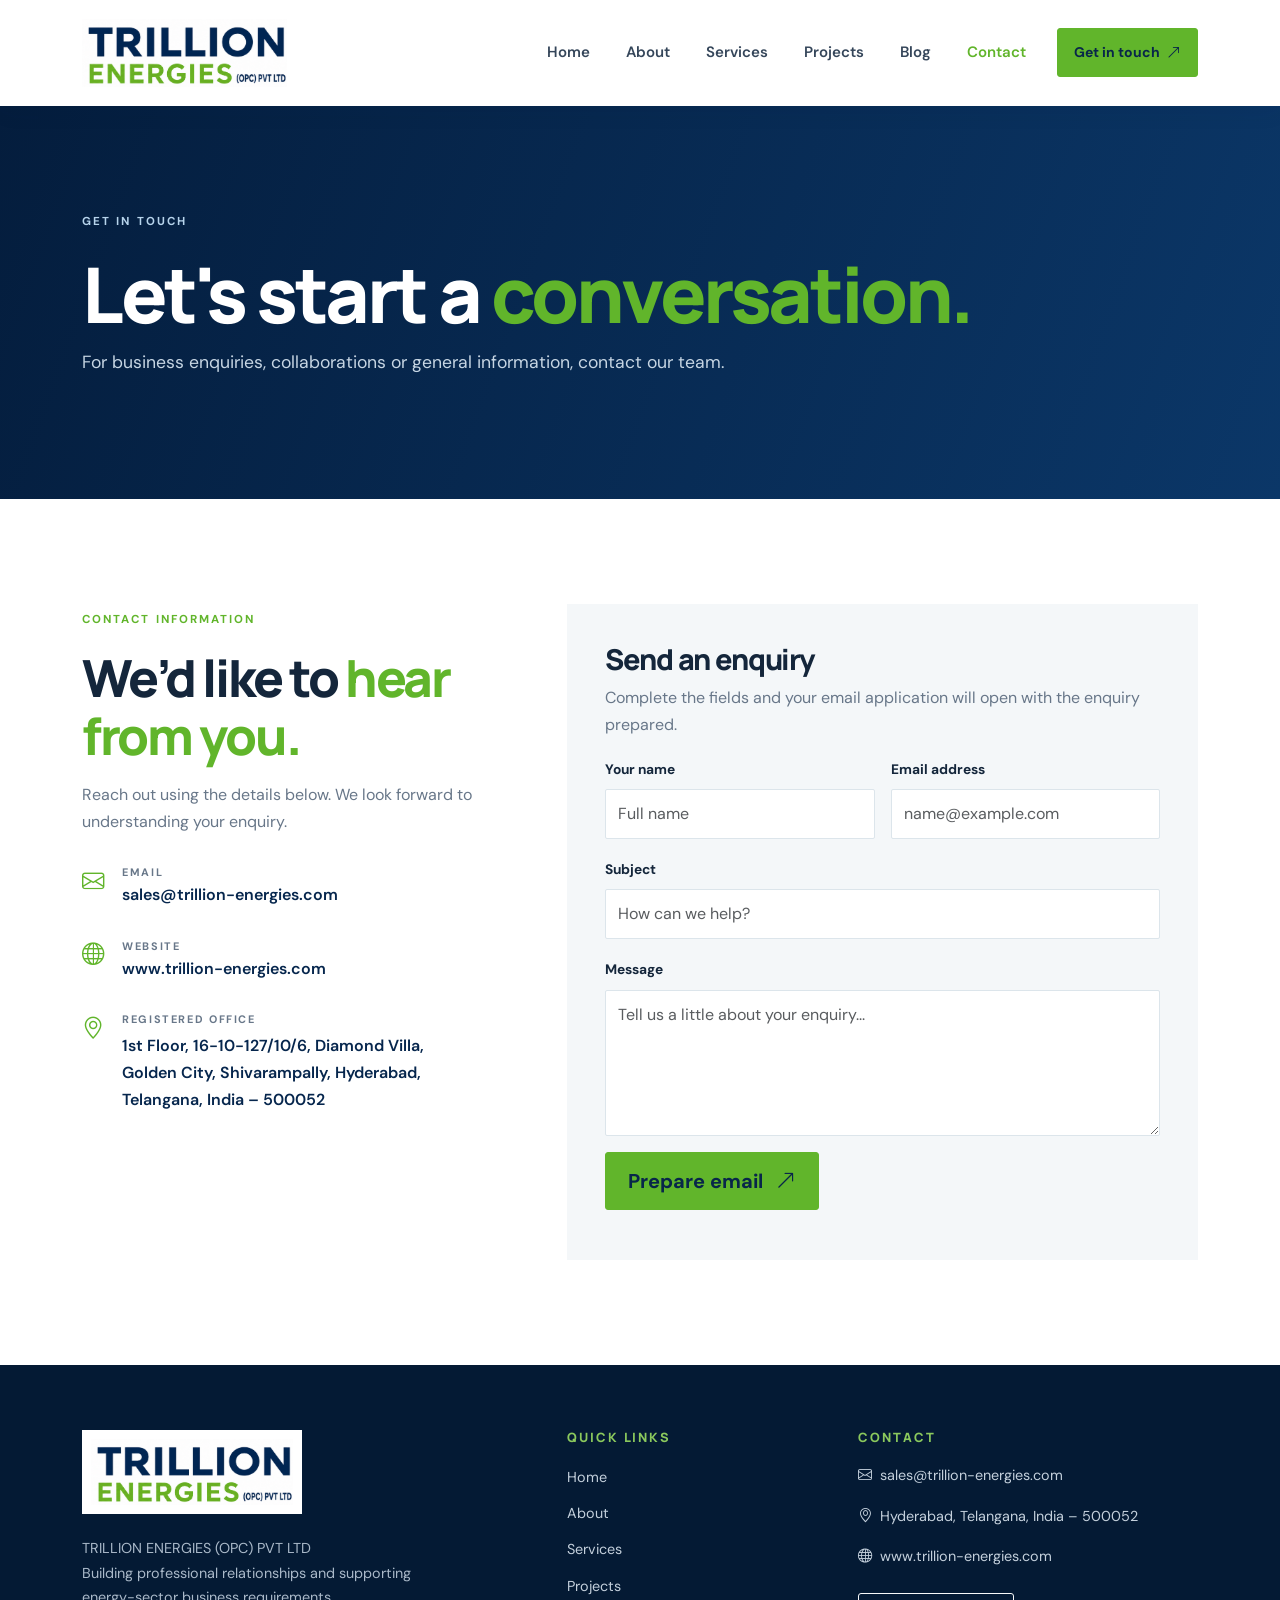
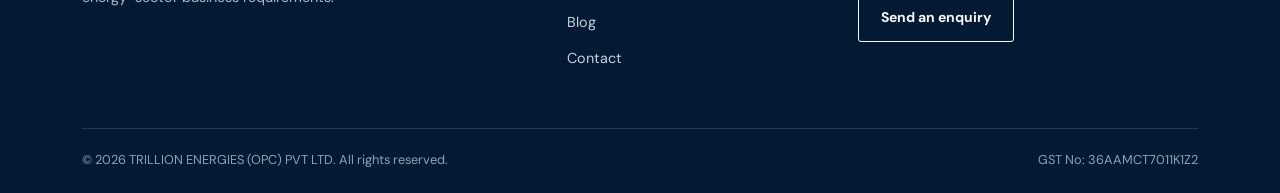
<file: trillion-energies/contact.html>
<!doctype html>
<html lang="en-IN"><head><meta charset="utf-8"><meta name="viewport" content="width=device-width, initial-scale=1"><meta name="description" content="Contact TRILLION ENERGIES (OPC) PVT LTD. Email sales@trillion-energies.com or find our registered office in Hyderabad, Telangana, India."><title>Contact Us | TRILLION ENERGIES (OPC) PVT LTD</title><link href="https://cdn.jsdelivr.net/npm/bootstrap@5.3.3/dist/css/bootstrap.min.css" rel="stylesheet"><link href="https://cdn.jsdelivr.net/npm/bootstrap-icons@1.11.3/font/bootstrap-icons.min.css" rel="stylesheet"><link href="css/style.css" rel="stylesheet">

  <meta name="keywords" content="contact Trillion Energies, Trillion Energies email, Hyderabad Telangana office">
  <meta name="robots" content="index, follow, max-image-preview:large">
  <meta name="theme-color" content="#06264d">
  <link rel="canonical" href="https://www.trillion-energies.com/contact.html">
  <meta property="og:type" content="website">
  <meta property="og:site_name" content="TRILLION ENERGIES (OPC) PVT LTD">
  <meta property="og:title" content="Contact Us | TRILLION ENERGIES (OPC) PVT LTD">
  <meta property="og:description" content="Contact TRILLION ENERGIES (OPC) PVT LTD. Email sales@trillion-energies.com or find our registered office in Hyderabad, Telangana, India.">
  <meta property="og:url" content="https://www.trillion-energies.com/contact.html">
  <meta property="og:image" content="https://www.trillion-energies.com/assets/logo.png">
  <meta name="twitter:card" content="summary_large_image">
  <meta name="twitter:title" content="Contact Us | TRILLION ENERGIES (OPC) PVT LTD">
  <meta name="twitter:description" content="Contact TRILLION ENERGIES (OPC) PVT LTD. Email sales@trillion-energies.com or find our registered office in Hyderabad, Telangana, India.">
  <meta name="twitter:image" content="https://www.trillion-energies.com/assets/logo.png">
  <link rel="icon" type="image/png" sizes="256x256" href="assets/favicon.png">
  <link rel="shortcut icon" href="assets/favicon.ico">
</head>
<body><div class="site-preloader"><img src="assets/preloader-logo.png" alt="Trillion Energies loading"><span class="loader-line"></span></div><div id="site-header"></div>
<main><section class="page-hero"><div class="container"><span class="eyebrow">GET IN TOUCH</span><h1>Let's start a <em>conversation.</em></h1><p>For business enquiries, collaborations or general information, contact our team.</p></div></section>
<section class="section-pad"><div class="container"><div class="row g-5"><div class="col-lg-5"><span class="eyebrow dark">CONTACT INFORMATION</span><h2 class="section-title">We’d like to <em>hear from you.</em></h2><p class="muted-copy mt-3">Reach out using the details below. We look forward to understanding your enquiry.</p>
<div class="contact-detail"><i class="bi bi-envelope"></i><div><small>EMAIL</small><a href="mailto:sales@trillion-energies.com">sales@trillion-energies.com</a></div></div>
<div class="contact-detail"><i class="bi bi-globe"></i><div><small>WEBSITE</small><a href="https://www.trillion-energies.com">www.trillion-energies.com</a></div></div>
<div class="contact-detail"><i class="bi bi-geo-alt"></i><div><small>REGISTERED OFFICE</small><p>1st Floor, 16-10-127/10/6, Diamond Villa,<br>Golden City, Shivarampally, Hyderabad,<br>Telangana, India – 500052</p></div></div>
</div><div class="col-lg-7"><form class="contact-form" id="contactForm"><h3>Send an enquiry</h3><p class="muted-copy">Complete the fields and your email application will open with the enquiry prepared.</p><div class="row g-3"><div class="col-md-6"><label for="name" class="form-label">Your name</label><input id="name" class="form-control" required placeholder="Full name"></div><div class="col-md-6"><label for="email" class="form-label">Email address</label><input id="email" type="email" class="form-control" required placeholder="name@example.com"></div><div class="col-12"><label for="subject" class="form-label">Subject</label><input id="subject" class="form-control" required placeholder="How can we help?"></div><div class="col-12"><label for="message" class="form-label">Message</label><textarea id="message" class="form-control" rows="5" required placeholder="Tell us a little about your enquiry..."></textarea></div><div class="col-12"><button class="btn btn-primary btn-lg" type="submit">Prepare email <i class="bi bi-arrow-up-right ms-2"></i></button><p id="formNote" class="form-note" role="status"></p></div></div></form></div></div></div></section></main>
<div id="site-footer"></div><script src="https://cdn.jsdelivr.net/npm/bootstrap@5.3.3/dist/js/bootstrap.bundle.min.js"></script><script src="js/main.js"></script></body></html>
</file>
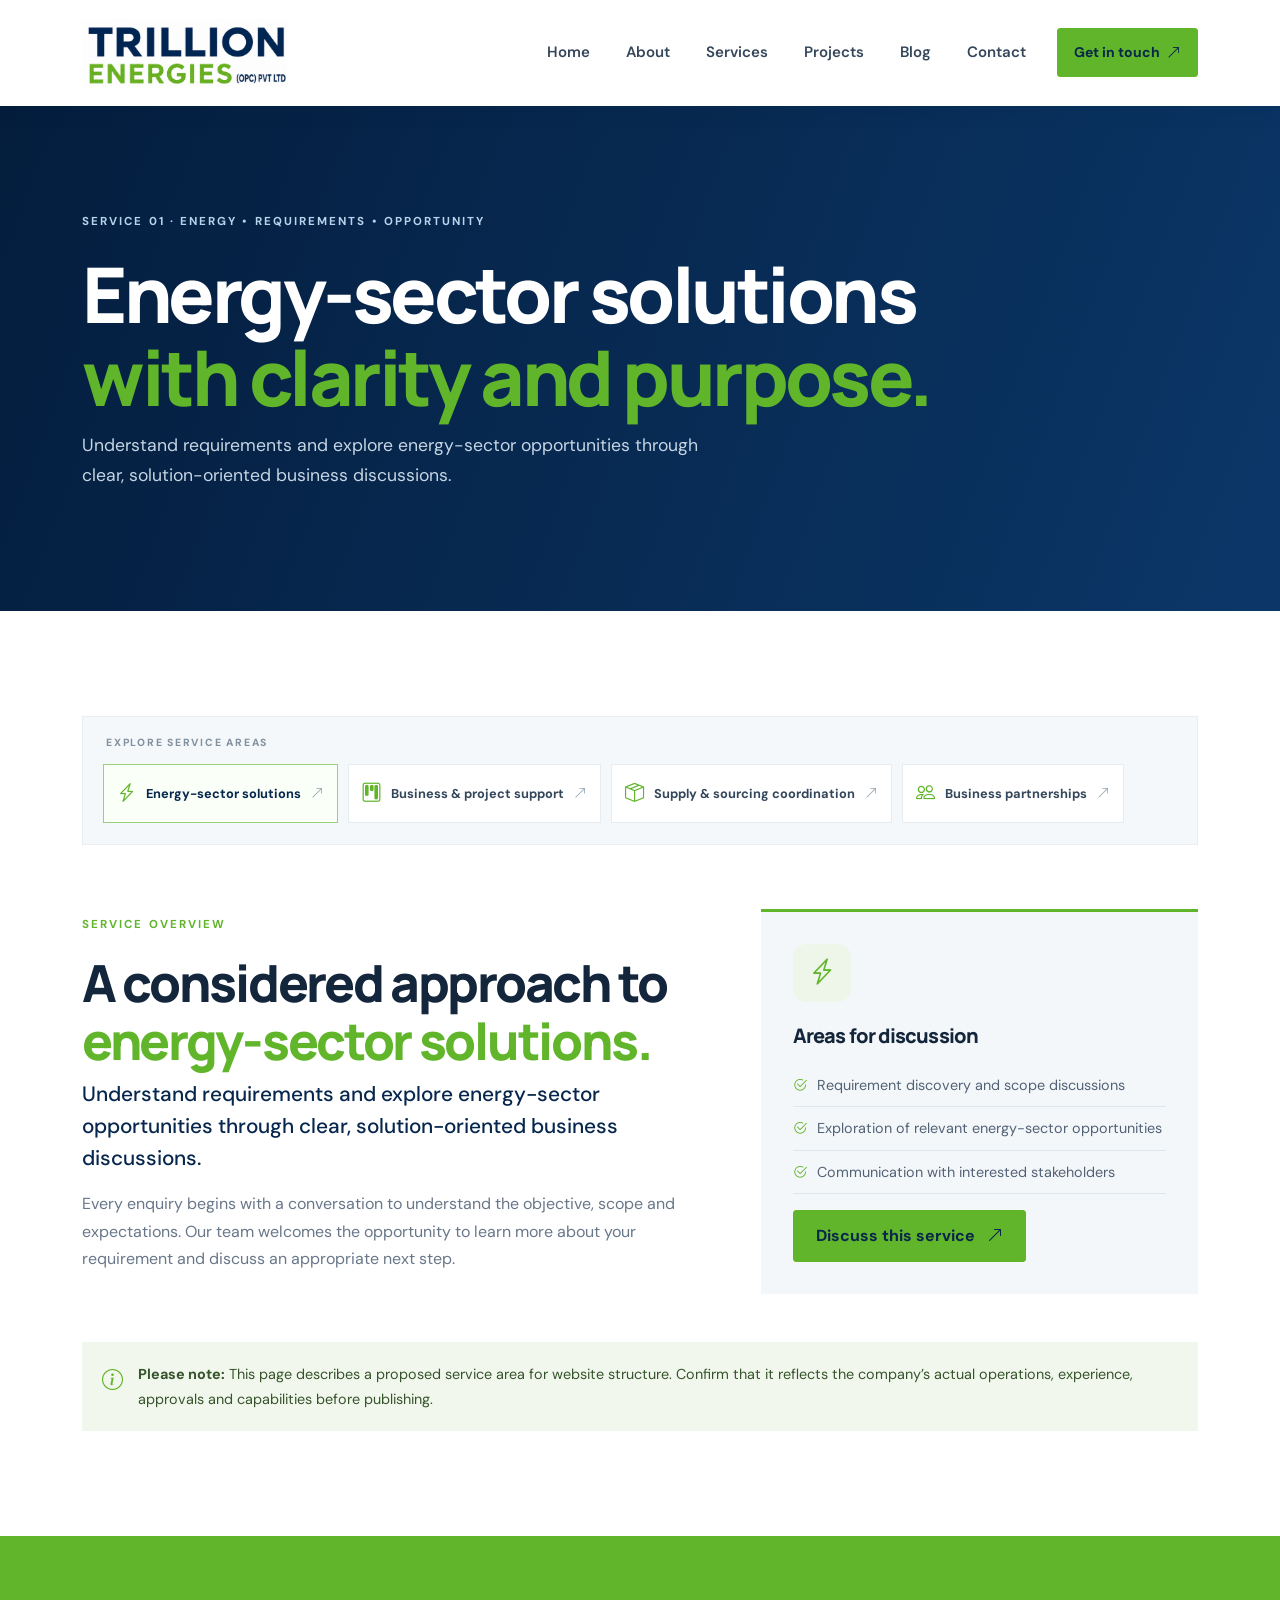
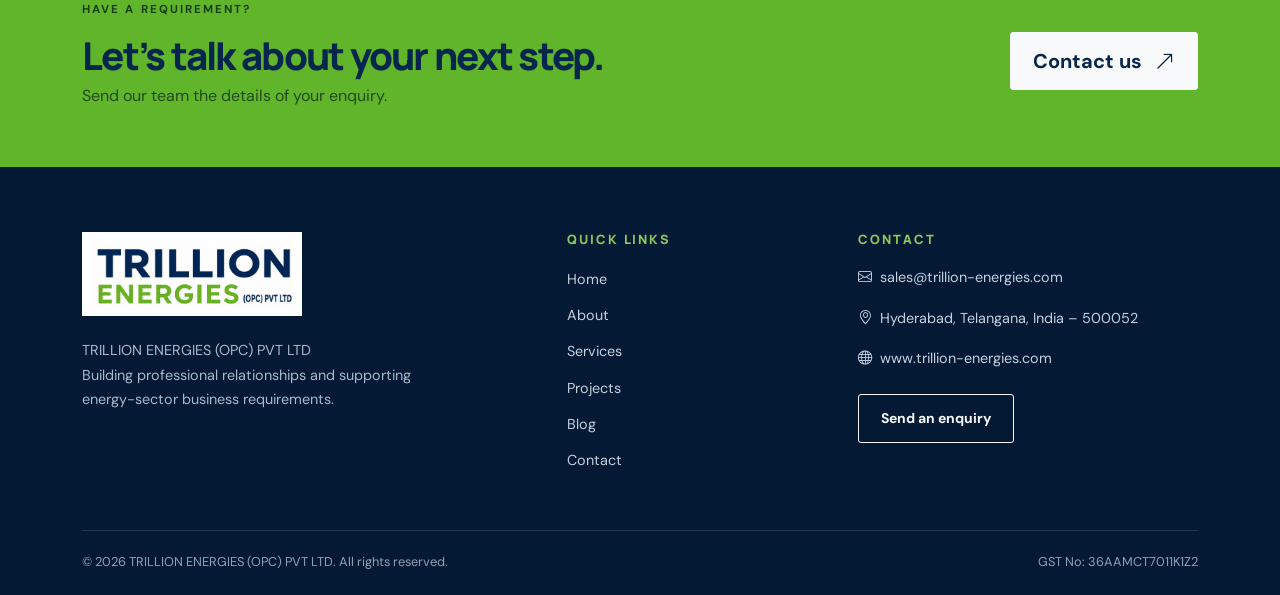
<file: trillion-energies/energy-solutions.html>
<!doctype html><html lang="en-IN"><head><meta charset="utf-8"><meta name="viewport" content="width=device-width, initial-scale=1"><meta name="description" content="Energy-sector solutions from TRILLION ENERGIES (OPC) PVT LTD, Hyderabad. Contact our team to discuss your requirements."><title>Energy-sector solutions | TRILLION ENERGIES (OPC) PVT LTD</title><meta name="robots" content="index, follow"><link rel="canonical" href="https://www.trillion-energies.com/energy-solutions.html"><meta property="og:type" content="website"><meta property="og:title" content="Energy-sector solutions | TRILLION ENERGIES (OPC) PVT LTD"><meta property="og:description" content="Understand requirements and explore energy-sector opportunities through clear, solution-oriented business discussions."><meta property="og:url" content="https://www.trillion-energies.com/energy-solutions.html"><link rel="icon" href="assets/favicon.ico"><link href="https://cdn.jsdelivr.net/npm/bootstrap@5.3.3/dist/css/bootstrap.min.css" rel="stylesheet"><link href="https://cdn.jsdelivr.net/npm/bootstrap-icons@1.11.3/font/bootstrap-icons.min.css" rel="stylesheet"><link href="css/style.css" rel="stylesheet"></head><body><div class="site-preloader"><img src="assets/preloader-logo.png" alt="Trillion Energies"><span class="loader-line"></span></div><div id="site-header"></div><main><section class="page-hero"><div class="container"><span class="eyebrow">SERVICE 01 · ENERGY • REQUIREMENTS • OPPORTUNITY</span><h1>Energy-sector solutions<br><em>with clarity and purpose.</em></h1><p>Understand requirements and explore energy-sector opportunities through clear, solution-oriented business discussions.</p></div></section><section class="section-pad"><div class="container"><div class="service-nav-wrap"><div class="service-nav-label">EXPLORE SERVICE AREAS</div><nav class="service-horizontal" aria-label="Service pages"><a class="service-nav-item active" href="energy-solutions.html"><i class="bi bi-lightning-charge"></i><span>Energy-sector solutions</span><i class="bi bi-arrow-up-right nav-arrow"></i></a><a class="service-nav-item" href="project-support.html"><i class="bi bi-kanban"></i><span>Business & project support</span><i class="bi bi-arrow-up-right nav-arrow"></i></a><a class="service-nav-item" href="supply-sourcing.html"><i class="bi bi-box-seam"></i><span>Supply & sourcing coordination</span><i class="bi bi-arrow-up-right nav-arrow"></i></a><a class="service-nav-item" href="business-partnerships.html"><i class="bi bi-people"></i><span>Business partnerships</span><i class="bi bi-arrow-up-right nav-arrow"></i></a></nav></div><div class="row g-5 align-items-start mt-3"><div class="col-lg-7"><span class="eyebrow dark">SERVICE OVERVIEW</span><h2 class="section-title">A considered approach to <em>energy-sector solutions.</em></h2><p class="lead-copy">Understand requirements and explore energy-sector opportunities through clear, solution-oriented business discussions.</p><p class="muted-copy">Every enquiry begins with a conversation to understand the objective, scope and expectations. Our team welcomes the opportunity to learn more about your requirement and discuss an appropriate next step.</p></div><div class="col-lg-5"><div class="service-detail-panel"><span class="service-large-icon"><i class="bi bi-lightning-charge"></i></span><h3>Areas for discussion</h3><ul><li><i class="bi bi-check2-circle"></i>Requirement discovery and scope discussions</li><li><i class="bi bi-check2-circle"></i>Exploration of relevant energy-sector opportunities</li><li><i class="bi bi-check2-circle"></i>Communication with interested stakeholders</li></ul><a href="contact.html" class="btn btn-primary mt-3">Discuss this service <i class="bi bi-arrow-up-right ms-2"></i></a></div></div></div><div class="notice mt-5"><i class="bi bi-info-circle"></i><p><b>Please note:</b> This page describes a proposed service area for website structure. Confirm that it reflects the company’s actual operations, experience, approvals and capabilities before publishing.</p></div></div></section><section class="cta-band"><div class="container d-lg-flex align-items-center justify-content-between"><div><span class="eyebrow">HAVE A REQUIREMENT?</span><h2>Let’s talk about your next step.</h2><p>Send our team the details of your enquiry.</p></div><a href="contact.html" class="btn btn-light btn-lg">Contact us <i class="bi bi-arrow-up-right ms-2"></i></a></div></section></main><div id="site-footer"></div><script src="https://cdn.jsdelivr.net/npm/bootstrap@5.3.3/dist/js/bootstrap.bundle.min.js"></script><script src="js/main.js"></script></body></html>
</file>
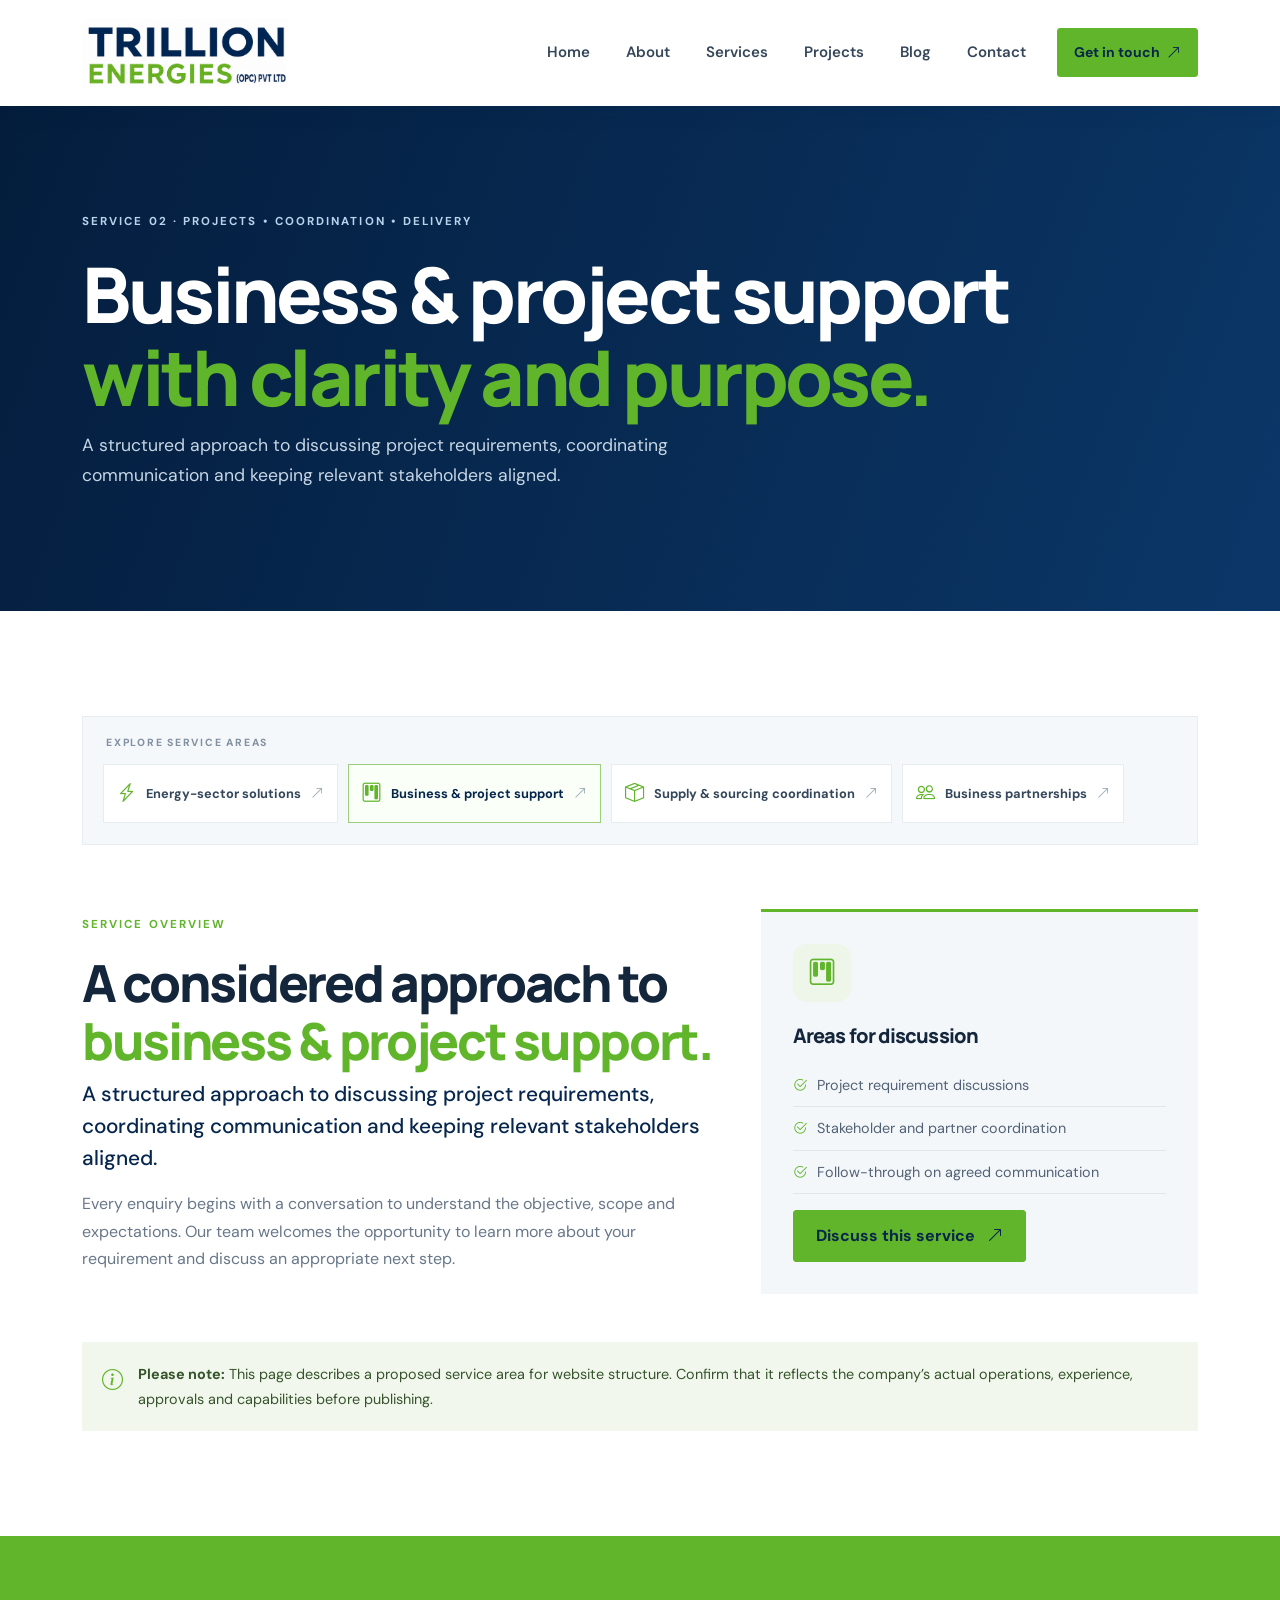
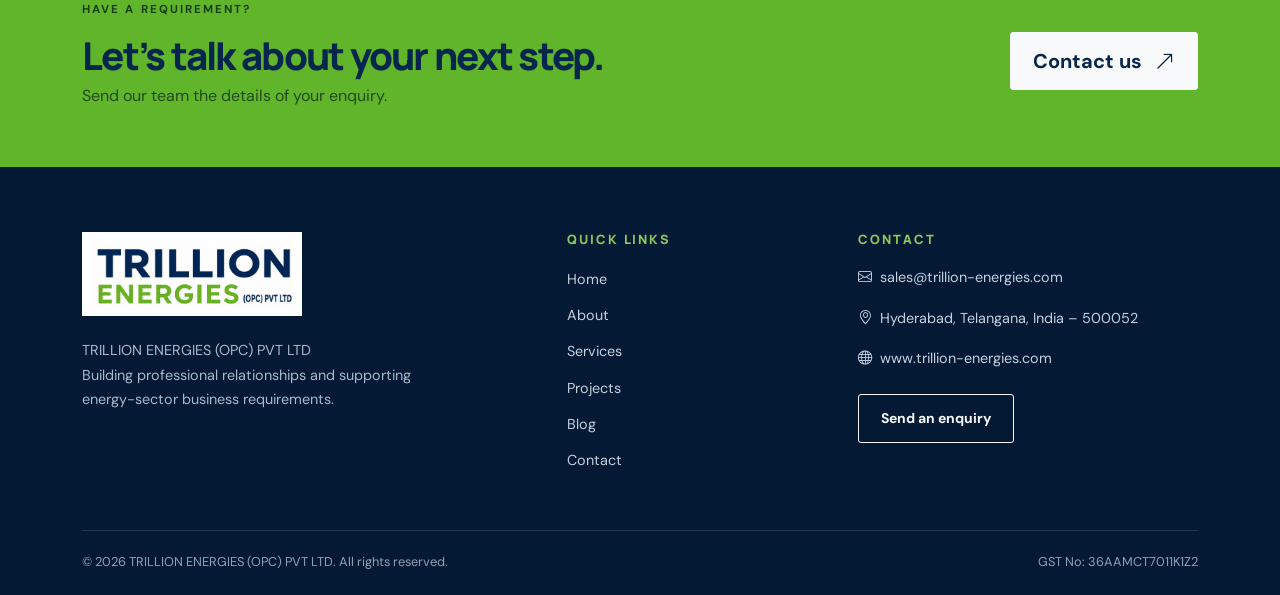
<file: trillion-energies/project-support.html>
<!doctype html><html lang="en-IN"><head><meta charset="utf-8"><meta name="viewport" content="width=device-width, initial-scale=1"><meta name="description" content="Business & project support from TRILLION ENERGIES (OPC) PVT LTD, Hyderabad. Contact our team to discuss your requirements."><title>Business & project support | TRILLION ENERGIES (OPC) PVT LTD</title><meta name="robots" content="index, follow"><link rel="canonical" href="https://www.trillion-energies.com/project-support.html"><meta property="og:type" content="website"><meta property="og:title" content="Business & project support | TRILLION ENERGIES (OPC) PVT LTD"><meta property="og:description" content="A structured approach to discussing project requirements, coordinating communication and keeping relevant stakeholders aligned."><meta property="og:url" content="https://www.trillion-energies.com/project-support.html"><link rel="icon" href="assets/favicon.ico"><link href="https://cdn.jsdelivr.net/npm/bootstrap@5.3.3/dist/css/bootstrap.min.css" rel="stylesheet"><link href="https://cdn.jsdelivr.net/npm/bootstrap-icons@1.11.3/font/bootstrap-icons.min.css" rel="stylesheet"><link href="css/style.css" rel="stylesheet"></head><body><div class="site-preloader"><img src="assets/preloader-logo.png" alt="Trillion Energies"><span class="loader-line"></span></div><div id="site-header"></div><main><section class="page-hero"><div class="container"><span class="eyebrow">SERVICE 02 · PROJECTS • COORDINATION • DELIVERY</span><h1>Business & project support<br><em>with clarity and purpose.</em></h1><p>A structured approach to discussing project requirements, coordinating communication and keeping relevant stakeholders aligned.</p></div></section><section class="section-pad"><div class="container"><div class="service-nav-wrap"><div class="service-nav-label">EXPLORE SERVICE AREAS</div><nav class="service-horizontal" aria-label="Service pages"><a class="service-nav-item" href="energy-solutions.html"><i class="bi bi-lightning-charge"></i><span>Energy-sector solutions</span><i class="bi bi-arrow-up-right nav-arrow"></i></a><a class="service-nav-item active" href="project-support.html"><i class="bi bi-kanban"></i><span>Business & project support</span><i class="bi bi-arrow-up-right nav-arrow"></i></a><a class="service-nav-item" href="supply-sourcing.html"><i class="bi bi-box-seam"></i><span>Supply & sourcing coordination</span><i class="bi bi-arrow-up-right nav-arrow"></i></a><a class="service-nav-item" href="business-partnerships.html"><i class="bi bi-people"></i><span>Business partnerships</span><i class="bi bi-arrow-up-right nav-arrow"></i></a></nav></div><div class="row g-5 align-items-start mt-3"><div class="col-lg-7"><span class="eyebrow dark">SERVICE OVERVIEW</span><h2 class="section-title">A considered approach to <em>business & project support.</em></h2><p class="lead-copy">A structured approach to discussing project requirements, coordinating communication and keeping relevant stakeholders aligned.</p><p class="muted-copy">Every enquiry begins with a conversation to understand the objective, scope and expectations. Our team welcomes the opportunity to learn more about your requirement and discuss an appropriate next step.</p></div><div class="col-lg-5"><div class="service-detail-panel"><span class="service-large-icon"><i class="bi bi-kanban"></i></span><h3>Areas for discussion</h3><ul><li><i class="bi bi-check2-circle"></i>Project requirement discussions</li><li><i class="bi bi-check2-circle"></i>Stakeholder and partner coordination</li><li><i class="bi bi-check2-circle"></i>Follow-through on agreed communication</li></ul><a href="contact.html" class="btn btn-primary mt-3">Discuss this service <i class="bi bi-arrow-up-right ms-2"></i></a></div></div></div><div class="notice mt-5"><i class="bi bi-info-circle"></i><p><b>Please note:</b> This page describes a proposed service area for website structure. Confirm that it reflects the company’s actual operations, experience, approvals and capabilities before publishing.</p></div></div></section><section class="cta-band"><div class="container d-lg-flex align-items-center justify-content-between"><div><span class="eyebrow">HAVE A REQUIREMENT?</span><h2>Let’s talk about your next step.</h2><p>Send our team the details of your enquiry.</p></div><a href="contact.html" class="btn btn-light btn-lg">Contact us <i class="bi bi-arrow-up-right ms-2"></i></a></div></section></main><div id="site-footer"></div><script src="https://cdn.jsdelivr.net/npm/bootstrap@5.3.3/dist/js/bootstrap.bundle.min.js"></script><script src="js/main.js"></script></body></html>
</file>
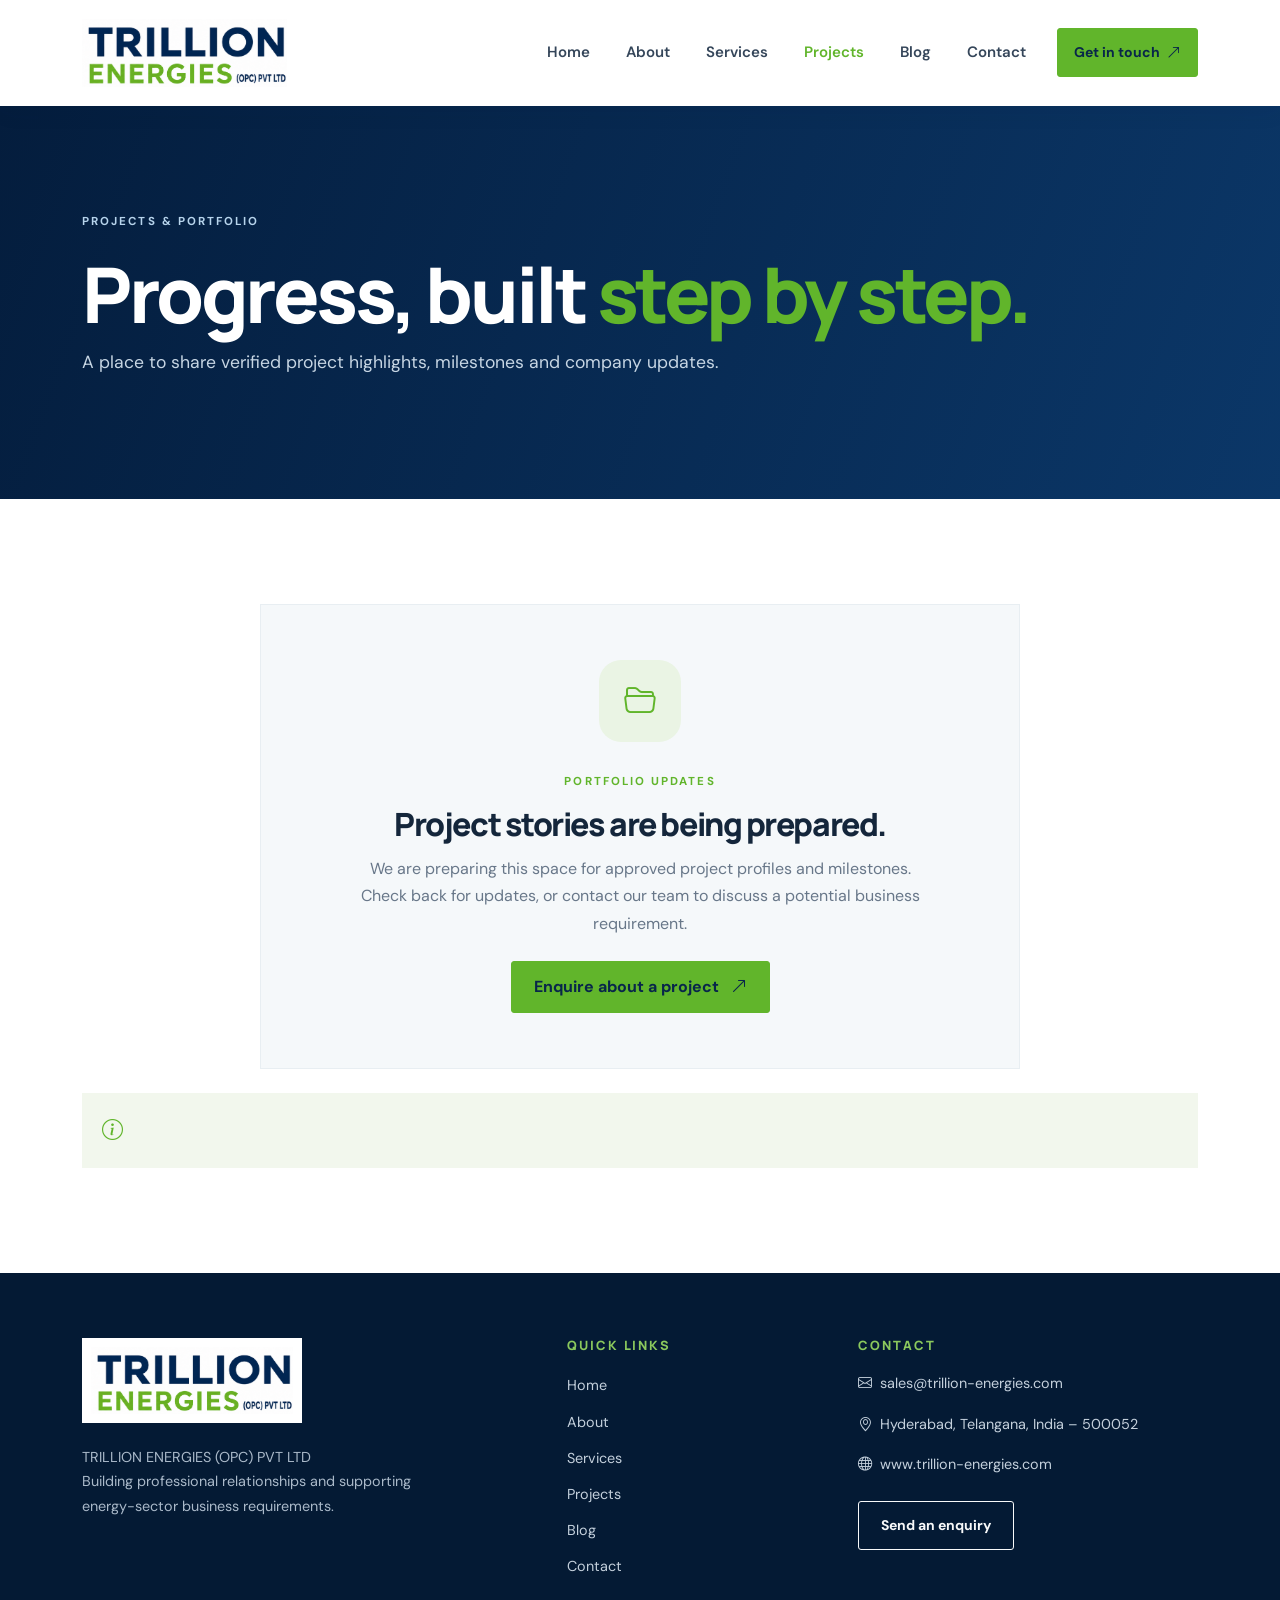
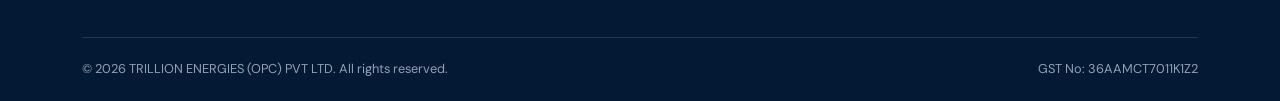
<file: trillion-energies/projects.html>
<!doctype html><html lang="en-IN"><head><meta charset="utf-8"><meta name="viewport" content="width=device-width, initial-scale=1"><meta name="description" content="Project updates and portfolio information from TRILLION ENERGIES (OPC) PVT LTD, Hyderabad, Telangana."><title>Projects & Portfolio | TRILLION ENERGIES (OPC) PVT LTD</title><meta name="robots" content="index, follow"><link rel="canonical" href="https://www.trillion-energies.com/projects.html"><link rel="icon" href="assets/favicon.ico"><link href="https://cdn.jsdelivr.net/npm/bootstrap@5.3.3/dist/css/bootstrap.min.css" rel="stylesheet"><link href="https://cdn.jsdelivr.net/npm/bootstrap-icons@1.11.3/font/bootstrap-icons.min.css" rel="stylesheet"><link href="css/style.css" rel="stylesheet"></head><body><div class="site-preloader"><img src="assets/preloader-logo.png" alt="Trillion Energies"><span class="loader-line"></span></div><div id="site-header"></div><main><section class="page-hero"><div class="container"><span class="eyebrow">PROJECTS & PORTFOLIO</span><h1>Progress, built <em>step by step.</em></h1><p>A place to share verified project highlights, milestones and company updates.</p></div></section><section class="section-pad"><div class="container"><div class="project-coming"><div class="project-coming-icon"><i class="bi bi-folder2-open"></i></div><span class="eyebrow dark">PORTFOLIO UPDATES</span><h2>Project stories are being prepared.</h2><p>We are preparing this space for approved project profiles and milestones. Check back for updates, or contact our team to discuss a potential business requirement.</p><a href="contact.html" class="btn btn-primary">Enquire about a project <i class="bi bi-arrow-up-right ms-2"></i></a></div><div class="notice mt-4"><i class="bi bi-info-circle"></i></div></div></section></main><div id="site-footer"></div><script src="https://cdn.jsdelivr.net/npm/bootstrap@5.3.3/dist/js/bootstrap.bundle.min.js"></script><script src="js/main.js"></script></body></html>
</file>
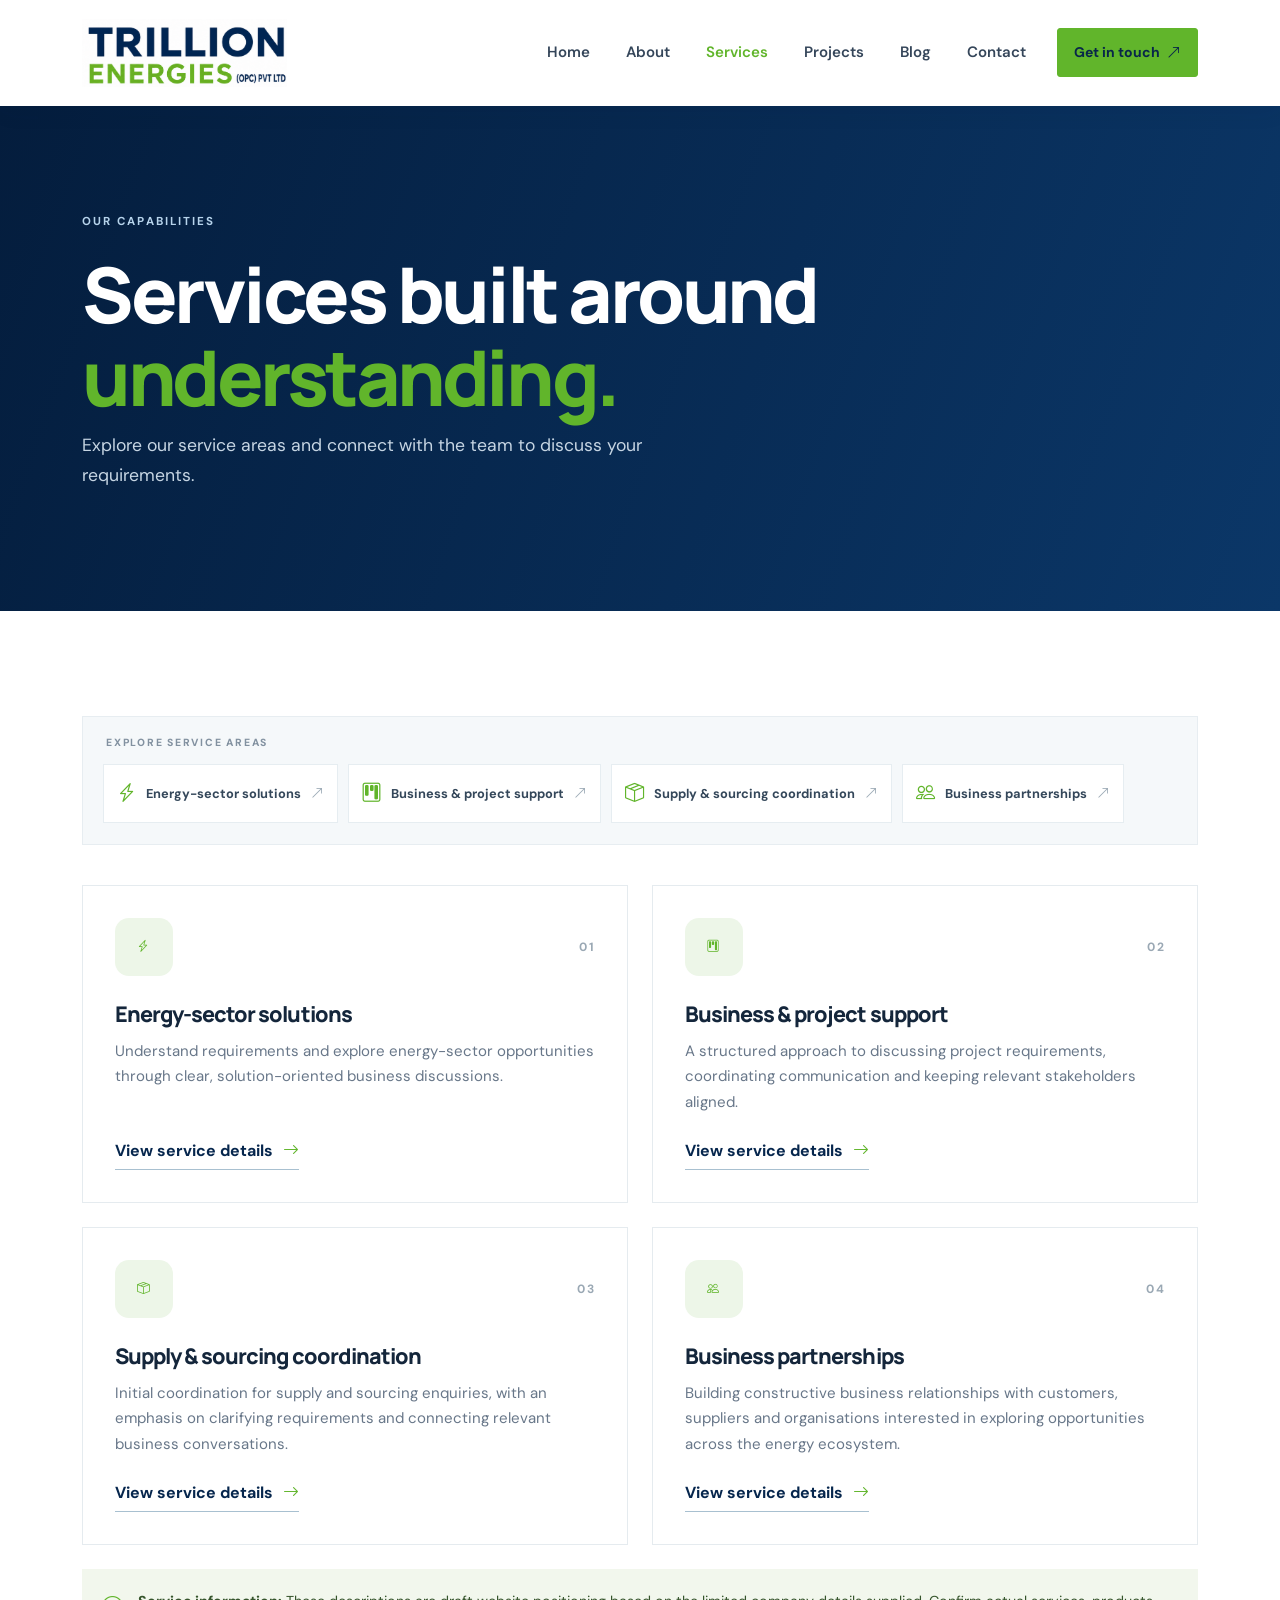
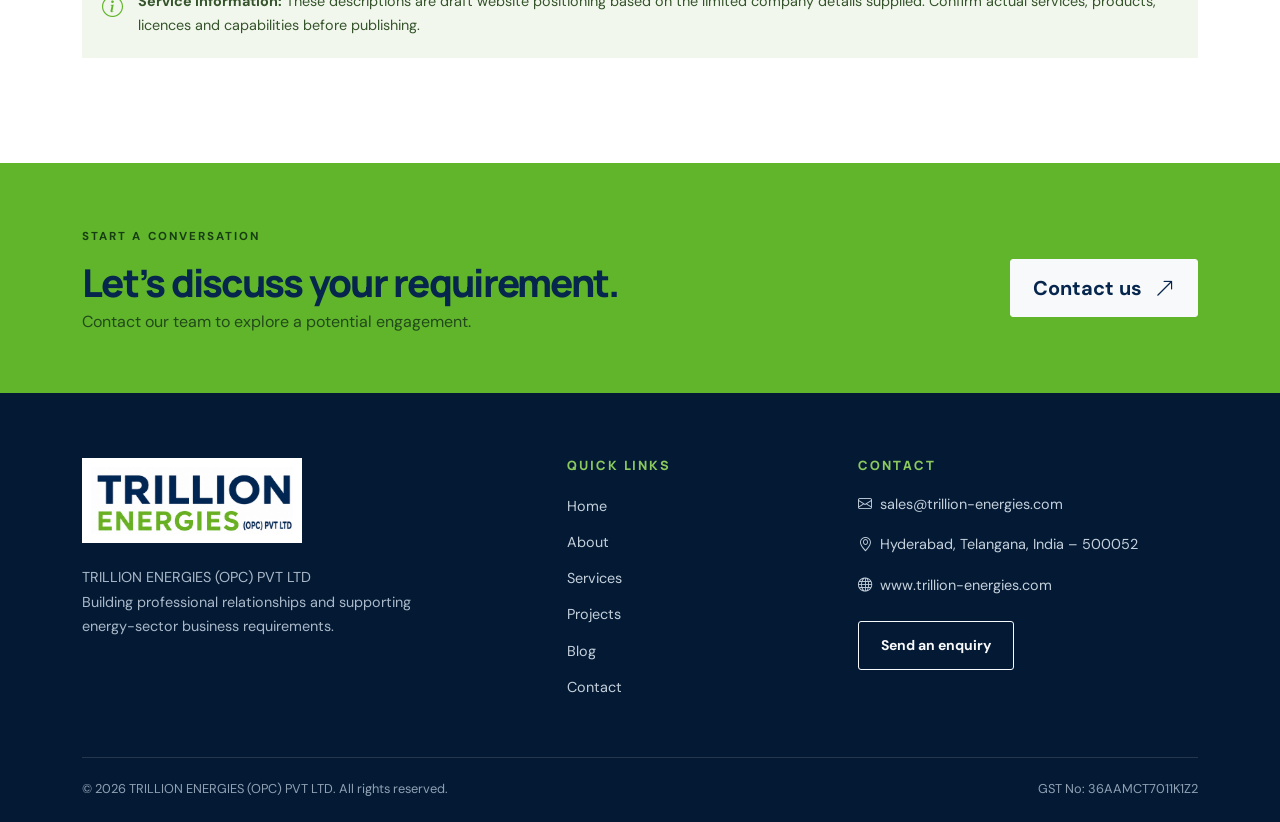
<file: trillion-energies/services.html>
<!doctype html><html lang="en-IN"><head><meta charset="utf-8"><meta name="viewport" content="width=device-width, initial-scale=1"><meta name="description" content="Explore service areas from TRILLION ENERGIES (OPC) PVT LTD, including energy-sector solutions, project support, supply coordination and business partnerships."><title>Our Services | TRILLION ENERGIES (OPC) PVT LTD</title><meta name="robots" content="index, follow"><link rel="canonical" href="https://www.trillion-energies.com/services.html"><link rel="icon" href="assets/favicon.ico"><link href="https://cdn.jsdelivr.net/npm/bootstrap@5.3.3/dist/css/bootstrap.min.css" rel="stylesheet"><link href="https://cdn.jsdelivr.net/npm/bootstrap-icons@1.11.3/font/bootstrap-icons.min.css" rel="stylesheet"><link href="css/style.css" rel="stylesheet"></head><body><div class="site-preloader"><img src="assets/preloader-logo.png" alt="Trillion Energies"><span class="loader-line"></span></div><div id="site-header"></div><main><section class="page-hero"><div class="container"><span class="eyebrow">OUR CAPABILITIES</span><h1>Services built around <em>understanding.</em></h1><p>Explore our service areas and connect with the team to discuss your requirements.</p></div></section><section class="services-overview section-pad"><div class="container"><div class="service-nav-wrap"><div class="service-nav-label">EXPLORE SERVICE AREAS</div><nav class="service-horizontal" aria-label="Service pages"><a class="service-nav-item" href="energy-solutions.html"><i class="bi bi-lightning-charge"></i><span>Energy-sector solutions</span><i class="bi bi-arrow-up-right nav-arrow"></i></a><a class="service-nav-item" href="project-support.html"><i class="bi bi-kanban"></i><span>Business & project support</span><i class="bi bi-arrow-up-right nav-arrow"></i></a><a class="service-nav-item" href="supply-sourcing.html"><i class="bi bi-box-seam"></i><span>Supply & sourcing coordination</span><i class="bi bi-arrow-up-right nav-arrow"></i></a><a class="service-nav-item" href="business-partnerships.html"><i class="bi bi-people"></i><span>Business partnerships</span><i class="bi bi-arrow-up-right nav-arrow"></i></a></nav></div><div class="row g-4 mt-3"><div class="col-md-6"><article class="service-overview-card"><div class="service-top"><span class="service-large-icon"><i class="bi bi-lightning-charge"></i></span><span>01</span></div><h2>Energy-sector solutions</h2><p>Understand requirements and explore energy-sector opportunities through clear, solution-oriented business discussions.</p><a class="text-link" href="energy-solutions.html">View service details <i class="bi bi-arrow-right"></i></a></article></div><div class="col-md-6"><article class="service-overview-card"><div class="service-top"><span class="service-large-icon"><i class="bi bi-kanban"></i></span><span>02</span></div><h2>Business & project support</h2><p>A structured approach to discussing project requirements, coordinating communication and keeping relevant stakeholders aligned.</p><a class="text-link" href="project-support.html">View service details <i class="bi bi-arrow-right"></i></a></article></div><div class="col-md-6"><article class="service-overview-card"><div class="service-top"><span class="service-large-icon"><i class="bi bi-box-seam"></i></span><span>03</span></div><h2>Supply & sourcing coordination</h2><p>Initial coordination for supply and sourcing enquiries, with an emphasis on clarifying requirements and connecting relevant business conversations.</p><a class="text-link" href="supply-sourcing.html">View service details <i class="bi bi-arrow-right"></i></a></article></div><div class="col-md-6"><article class="service-overview-card"><div class="service-top"><span class="service-large-icon"><i class="bi bi-people"></i></span><span>04</span></div><h2>Business partnerships</h2><p>Building constructive business relationships with customers, suppliers and organisations interested in exploring opportunities across the energy ecosystem.</p><a class="text-link" href="business-partnerships.html">View service details <i class="bi bi-arrow-right"></i></a></article></div></div><div class="notice mt-4"><i class="bi bi-info-circle"></i><p><b>Service information:</b> These descriptions are draft website positioning based on the limited company details supplied. Confirm actual services, products, licences and capabilities before publishing.</p></div></div></section><section class="cta-band"><div class="container d-lg-flex align-items-center justify-content-between"><div><span class="eyebrow">START A CONVERSATION</span><h2>Let’s discuss your requirement.</h2><p>Contact our team to explore a potential engagement.</p></div><a href="contact.html" class="btn btn-light btn-lg">Contact us <i class="bi bi-arrow-up-right ms-2"></i></a></div></section></main><div id="site-footer"></div><script src="https://cdn.jsdelivr.net/npm/bootstrap@5.3.3/dist/js/bootstrap.bundle.min.js"></script><script src="js/main.js"></script></body></html>
</file>
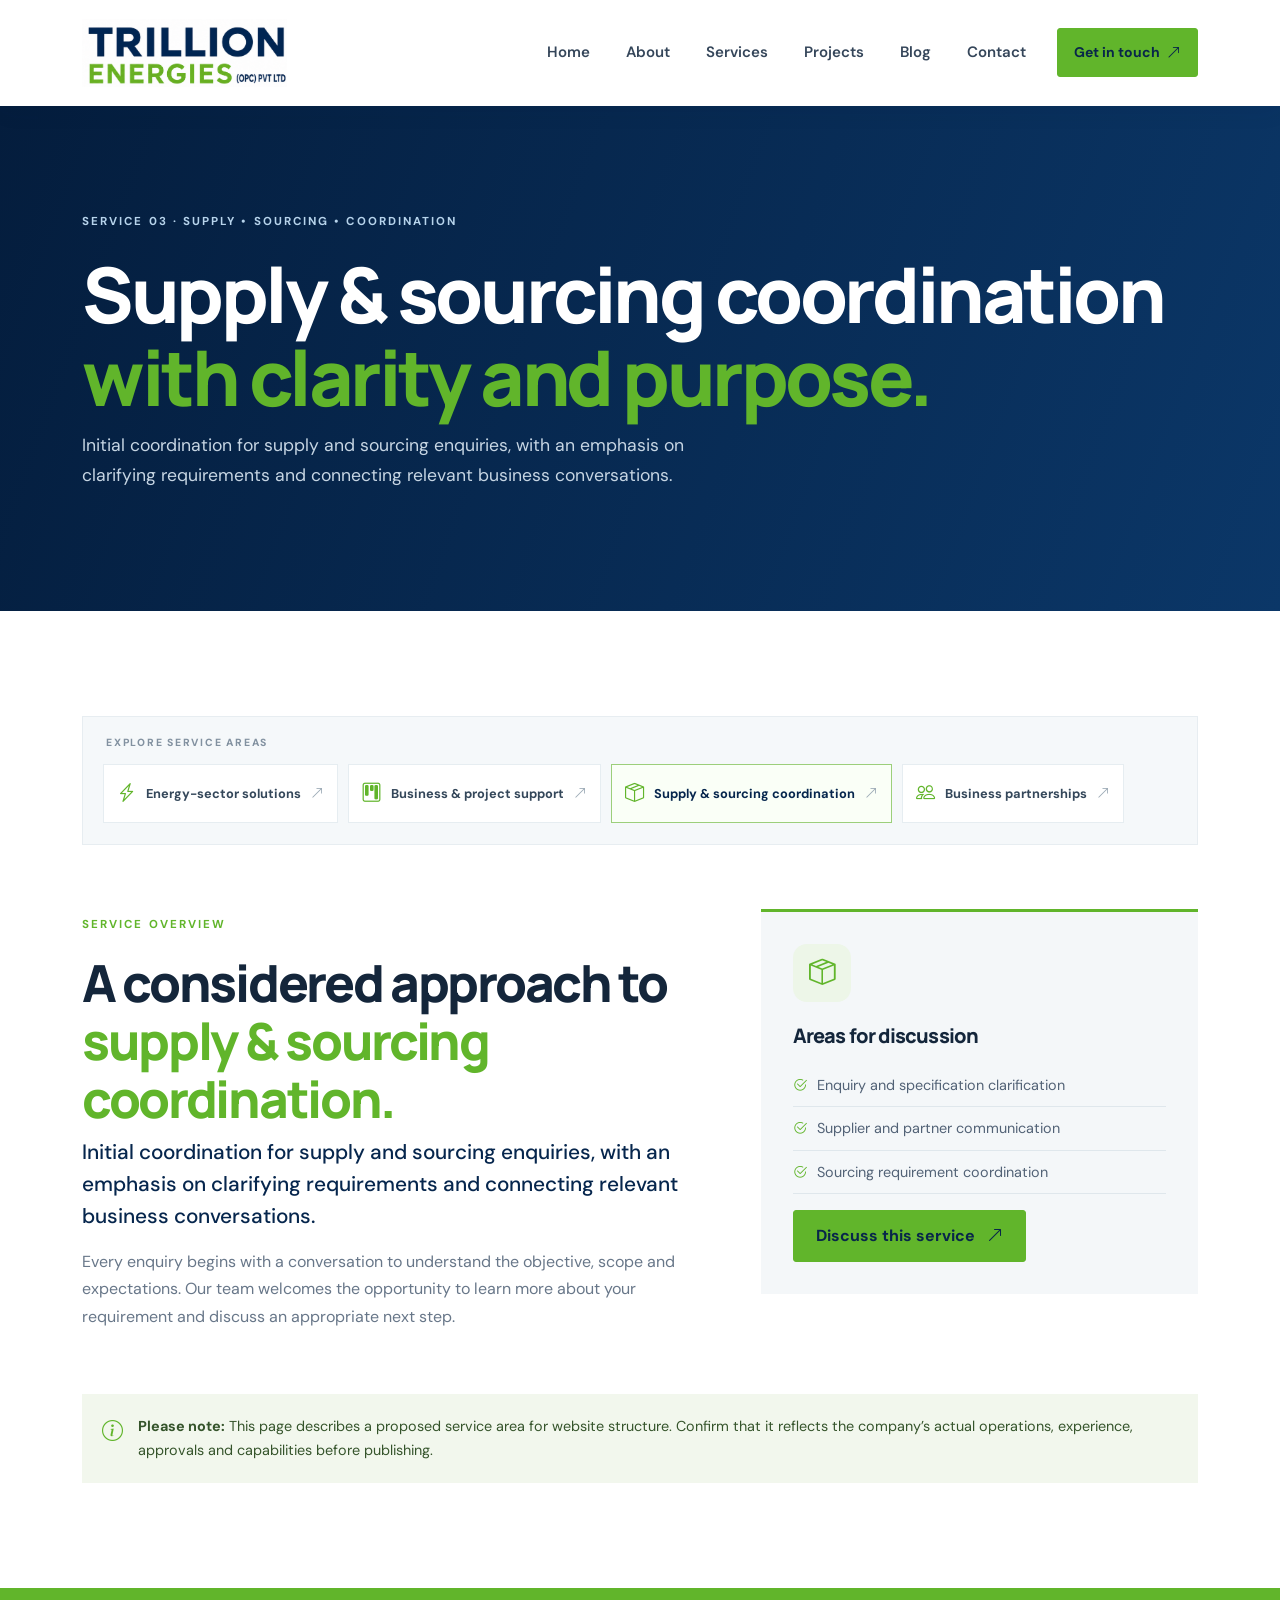
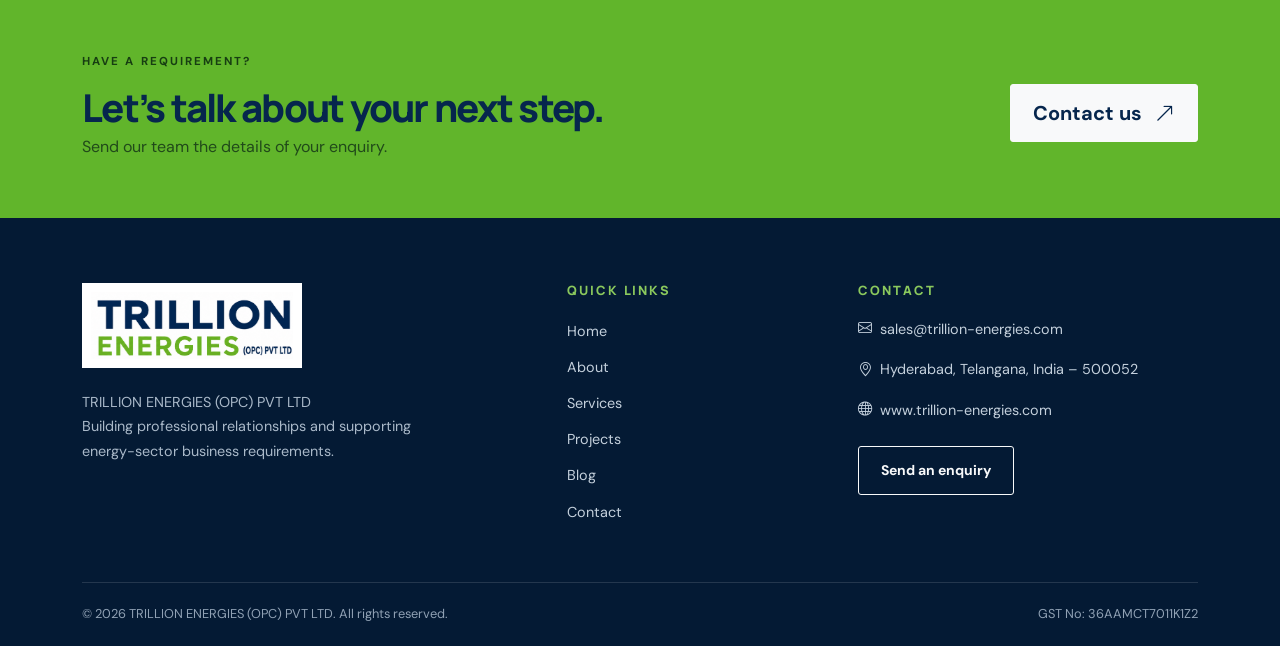
<file: trillion-energies/supply-sourcing.html>
<!doctype html><html lang="en-IN"><head><meta charset="utf-8"><meta name="viewport" content="width=device-width, initial-scale=1"><meta name="description" content="Supply & sourcing coordination from TRILLION ENERGIES (OPC) PVT LTD, Hyderabad. Contact our team to discuss your requirements."><title>Supply & sourcing coordination | TRILLION ENERGIES (OPC) PVT LTD</title><meta name="robots" content="index, follow"><link rel="canonical" href="https://www.trillion-energies.com/supply-sourcing.html"><meta property="og:type" content="website"><meta property="og:title" content="Supply & sourcing coordination | TRILLION ENERGIES (OPC) PVT LTD"><meta property="og:description" content="Initial coordination for supply and sourcing enquiries, with an emphasis on clarifying requirements and connecting relevant business conversations."><meta property="og:url" content="https://www.trillion-energies.com/supply-sourcing.html"><link rel="icon" href="assets/favicon.ico"><link href="https://cdn.jsdelivr.net/npm/bootstrap@5.3.3/dist/css/bootstrap.min.css" rel="stylesheet"><link href="https://cdn.jsdelivr.net/npm/bootstrap-icons@1.11.3/font/bootstrap-icons.min.css" rel="stylesheet"><link href="css/style.css" rel="stylesheet"></head><body><div class="site-preloader"><img src="assets/preloader-logo.png" alt="Trillion Energies"><span class="loader-line"></span></div><div id="site-header"></div><main><section class="page-hero"><div class="container"><span class="eyebrow">SERVICE 03 · SUPPLY • SOURCING • COORDINATION</span><h1>Supply & sourcing coordination<br><em>with clarity and purpose.</em></h1><p>Initial coordination for supply and sourcing enquiries, with an emphasis on clarifying requirements and connecting relevant business conversations.</p></div></section><section class="section-pad"><div class="container"><div class="service-nav-wrap"><div class="service-nav-label">EXPLORE SERVICE AREAS</div><nav class="service-horizontal" aria-label="Service pages"><a class="service-nav-item" href="energy-solutions.html"><i class="bi bi-lightning-charge"></i><span>Energy-sector solutions</span><i class="bi bi-arrow-up-right nav-arrow"></i></a><a class="service-nav-item" href="project-support.html"><i class="bi bi-kanban"></i><span>Business & project support</span><i class="bi bi-arrow-up-right nav-arrow"></i></a><a class="service-nav-item active" href="supply-sourcing.html"><i class="bi bi-box-seam"></i><span>Supply & sourcing coordination</span><i class="bi bi-arrow-up-right nav-arrow"></i></a><a class="service-nav-item" href="business-partnerships.html"><i class="bi bi-people"></i><span>Business partnerships</span><i class="bi bi-arrow-up-right nav-arrow"></i></a></nav></div><div class="row g-5 align-items-start mt-3"><div class="col-lg-7"><span class="eyebrow dark">SERVICE OVERVIEW</span><h2 class="section-title">A considered approach to <em>supply & sourcing coordination.</em></h2><p class="lead-copy">Initial coordination for supply and sourcing enquiries, with an emphasis on clarifying requirements and connecting relevant business conversations.</p><p class="muted-copy">Every enquiry begins with a conversation to understand the objective, scope and expectations. Our team welcomes the opportunity to learn more about your requirement and discuss an appropriate next step.</p></div><div class="col-lg-5"><div class="service-detail-panel"><span class="service-large-icon"><i class="bi bi-box-seam"></i></span><h3>Areas for discussion</h3><ul><li><i class="bi bi-check2-circle"></i>Enquiry and specification clarification</li><li><i class="bi bi-check2-circle"></i>Supplier and partner communication</li><li><i class="bi bi-check2-circle"></i>Sourcing requirement coordination</li></ul><a href="contact.html" class="btn btn-primary mt-3">Discuss this service <i class="bi bi-arrow-up-right ms-2"></i></a></div></div></div><div class="notice mt-5"><i class="bi bi-info-circle"></i><p><b>Please note:</b> This page describes a proposed service area for website structure. Confirm that it reflects the company’s actual operations, experience, approvals and capabilities before publishing.</p></div></div></section><section class="cta-band"><div class="container d-lg-flex align-items-center justify-content-between"><div><span class="eyebrow">HAVE A REQUIREMENT?</span><h2>Let’s talk about your next step.</h2><p>Send our team the details of your enquiry.</p></div><a href="contact.html" class="btn btn-light btn-lg">Contact us <i class="bi bi-arrow-up-right ms-2"></i></a></div></section></main><div id="site-footer"></div><script src="https://cdn.jsdelivr.net/npm/bootstrap@5.3.3/dist/js/bootstrap.bundle.min.js"></script><script src="js/main.js"></script></body></html>
</file>
<file: trillion-energies/css/style.css>
@import url('https://fonts.googleapis.com/css2?family=DM+Sans:wght@400;500;600;700&family=Manrope:wght@400;500;600;700;800&display=swap');
:root{--navy:#06264d;--navy2:#0b3768;--green:#61b52b;--ink:#14263b;--muted:#687789;--pale:#f4f7f9}
*{box-sizing:border-box}body{font-family:'DM Sans',sans-serif;color:var(--ink);line-height:1.7}h1,h2,h3,h4,.navbar-brand{font-family:'Manrope',sans-serif;font-weight:800;letter-spacing:-.045em}a{text-decoration:none}.site-preloader{position:fixed;inset:0;background:#fff;z-index:2000;display:flex;align-items:center;justify-content:center;flex-direction:column;transition:opacity .5s,visibility .5s}.site-preloader img{width:min(190px,48vw);height:auto;max-height:210px;object-fit:contain}.loader-line{width:120px;height:3px;background:#e8edf1;margin-top:24px;overflow:hidden;position:relative}.loader-line:after{content:'';position:absolute;inset:0;background:var(--green);transform:translateX(-100%);animation:load 1.1s ease-in-out infinite}@keyframes load{to{transform:translateX(100%)}}body.loaded .site-preloader{opacity:0;visibility:hidden}
.navbar{background:#fff;padding:14px 0;box-shadow:0 4px 24px #071f3810}.navbar-brand img{width:205px;height:auto}.navbar-nav{gap:10px}.nav-link{font-weight:600;color:#35465a!important;font-size:.94rem;padding:10px 13px!important}.nav-link:hover,.nav-link.active{color:var(--green)!important}.navbar-toggler{border:0}.navbar-toggler:focus{box-shadow:none}
.hero{background:linear-gradient(115deg,#041d3d 0%,#082f5c 65%,#0c3b6b 100%);color:#fff;position:relative;overflow:hidden}.min-vh-75{min-height:660px}.hero-grid{position:absolute;right:0;top:0;width:48%;height:100%;opacity:.12;background-image:linear-gradient(#fff 1px,transparent 1px),linear-gradient(90deg,#fff 1px,transparent 1px);background-size:52px 52px;mask-image:linear-gradient(90deg,transparent,#000)}.hero .container{z-index:1}.eyebrow{display:inline-flex;align-items:center;gap:10px;font-size:.72rem;font-weight:700;letter-spacing:.18em;color:#b7d4ec}.eyebrow span{width:24px;height:2px;background:var(--green)}.eyebrow.dark{color:var(--green)}.hero h1{font-size:clamp(3.3rem,6.7vw,6rem);line-height:1.04;margin:25px 0}.hero h1 em,.section-title em,.page-hero h1 em{font-style:normal;color:var(--green)}.hero-copy{max-width:590px;color:#c4d2e1;font-size:1.08rem}.btn{border-radius:3px;font-weight:700;padding:13px 22px}.btn-primary{background:var(--green);border-color:var(--green);color:#08264a}.btn-primary:hover{background:#75c53d;border-color:#75c53d;color:#08264a}.btn-outline-light:hover{color:var(--navy)}.hero-art{height:430px;position:relative;display:grid;place-items:center}.orbit{position:absolute;border:1px solid #ffffff35;border-radius:50%;transform:rotate(-25deg)}.orbit-one{width:390px;height:230px}.orbit-two{width:490px;height:300px;transform:rotate(35deg)}.energy-core{width:150px;height:150px;border-radius:50%;display:grid;place-items:center;background:linear-gradient(145deg,#79c83b,#398c1d);box-shadow:0 0 90px #65b82b66;color:#fff;font-size:4rem}.art-label{position:absolute;font-size:.7rem;letter-spacing:.2em;color:#d1e1ef}.label-top{top:48px;right:25px}.label-bottom{bottom:53px;left:25px}.art-label b{color:var(--green)}
.trust-strip{background:#f3f6f8;padding:25px 0}.strip-item{display:flex;align-items:center;gap:15px;justify-content:center}.strip-item>i{font-size:1.6rem;color:var(--green)}.strip-item span{display:flex;flex-direction:column;line-height:1.4}.strip-item b{font-size:.92rem}.strip-item small{color:var(--muted);font-size:.78rem}
.section-pad{padding:105px 0}.section-title{font-size:clamp(2.2rem,4vw,3.6rem);line-height:1.13;margin-top:18px}.lead-copy{font-size:1.3rem;line-height:1.55;color:var(--navy);font-weight:500}.muted-copy{color:var(--muted)}.text-link{color:var(--navy);font-weight:700;display:inline-flex;align-items:center;gap:10px;border-bottom:1px solid #a8c0d0;padding-bottom:5px}.text-link i{color:var(--green)}.feature-section{background:var(--pale)}.section-heading{display:flex;align-items:end;justify-content:space-between}.feature-card{height:100%;background:#fff;padding:34px;position:relative;border:1px solid #e8edf1;transition:.25s}.feature-card:hover{transform:translateY(-6px);box-shadow:0 18px 40px #0b2c4d12}.feature-card.featured{background:var(--navy);color:#fff}.feature-icon{width:55px;height:55px;background:#eff7e9;color:var(--green);display:grid;place-items:center;font-size:1.5rem;margin-bottom:32px}.featured .feature-icon{background:#ffffff18}.card-number{font-size:.68rem;letter-spacing:.15em;color:var(--green);font-weight:700}.feature-card h3{font-size:1.4rem;margin:14px 0}.feature-card p{color:var(--muted);font-size:.94rem}.feature-card.featured p{color:#c4d2e1}.feature-card>a{display:inline-grid;place-items:center;width:38px;height:38px;background:#f2f6f8;color:var(--navy);margin-top:10px}.featured>a{background:#ffffff20;color:#fff}.cta-band{background:var(--green);padding:58px 0;color:var(--navy)}.cta-band .eyebrow{color:#173e12}.cta-band h2{font-size:clamp(2rem,3vw,3rem);margin:12px 0 2px}.cta-band p{margin:0;color:#214a1a}.cta-band .btn{margin-top:20px;color:var(--navy)}
.page-hero{background:linear-gradient(110deg,#041d3d,#0b3768);padding:100px 0 105px;color:#fff}.page-hero h1{font-size:clamp(3rem,6vw,5.2rem);margin:20px 0 12px;line-height:1.08}.page-hero p{color:#c6d5e3;font-size:1.1rem;max-width:650px}.values-grid{display:grid;grid-template-columns:repeat(3,1fr);border-top:1px solid #dfe6eb;border-bottom:1px solid #dfe6eb}.values-grid>div{padding:28px 25px;border-right:1px solid #dfe6eb}.values-grid>div:first-child{padding-left:0}.values-grid>div:last-child{border:0}.values-grid span{color:var(--green);font-size:.8rem;font-weight:700}.values-grid h3{font-size:1.35rem;margin:10px 0}.values-grid p{color:var(--muted);margin:0;font-size:.92rem}.company-facts{background:var(--pale)}.fact-row{display:grid;grid-template-columns:1fr 1.5fr;gap:25px;padding:19px 0;border-bottom:1px solid #dce4e9}.fact-row span{color:var(--muted);font-size:.9rem}.fact-row b{font-size:.95rem}.fact-row a{color:var(--navy)}
.service-card{height:100%;padding:38px;background:#fff;border:1px solid #e4ebef;transition:.25s}.service-card:hover{border-color:#a6d28b;box-shadow:0 18px 40px #0b2c4d0d}.service-top{display:flex;justify-content:space-between;align-items:center;color:var(--green);font-size:1.8rem;margin-bottom:30px}.service-top span{font-size:.75rem;letter-spacing:.12em}.service-card h2{font-size:1.65rem}.service-card p,.service-card li{color:var(--muted);font-size:.94rem}.service-card ul{padding-left:18px;margin:20px 0 0}.service-card li{padding:4px 0}.notice{display:flex;gap:15px;background:#f2f7ed;padding:20px;color:#35542b}.notice i{font-size:1.3rem;color:var(--green)}.notice p{margin:0;font-size:.9rem}
.blog-card{height:100%;border:1px solid #e6edf1;background:#fff}.blog-visual{height:205px;display:flex;flex-direction:column;justify-content:center;align-items:center;color:#fff;position:relative;overflow:hidden}.blog-visual i{font-size:4rem;z-index:1}.blog-visual span{font-size:.68rem;letter-spacing:.22em;z-index:1;margin-top:8px}.visual-one{background:linear-gradient(135deg,#06264d,#1b5b7a)}.visual-two{background:linear-gradient(135deg,#285f22,#75b83d)}.visual-three{background:linear-gradient(135deg,#263b55,#687d94)}.blog-body{padding:28px}.blog-meta{font-size:.68rem;letter-spacing:.13em;color:var(--green);font-weight:700}.blog-body h2{font-size:1.35rem;line-height:1.3;margin:14px 0}.blog-body p{color:var(--muted);font-size:.92rem}.blog-body .text-link{font-size:.86rem;margin-top:8px}
.contact-detail{display:flex;gap:18px;margin-top:28px}.contact-detail>i{font-size:1.4rem;color:var(--green)}.contact-detail small{display:block;color:var(--muted);font-size:.68rem;letter-spacing:.15em;font-weight:700}.contact-detail a,.contact-detail p{color:var(--navy);font-weight:600;margin:3px 0 0}.contact-form{background:var(--pale);padding:38px}.contact-form h3{font-size:1.8rem}.form-label{font-size:.86rem;font-weight:700}.form-control{border:1px solid #dce5eb;border-radius:2px;padding:12px;background:#fff}.form-control:focus{border-color:var(--green);box-shadow:0 0 0 .2rem #97c97930}.form-note{font-size:.85rem;color:var(--muted);margin:12px 0 0}
.site-footer{background:#041a34;color:#fff;padding:65px 0 22px}.footer-logo{width:220px;background:#fff;padding:9px}.footer-copy{color:#aab9c9;font-size:.9rem;max-width:350px;margin-top:22px}.footer-title{font-size:.8rem;letter-spacing:.15em;color:#8bc95d;margin-bottom:18px}.footer-links{list-style:none;padding:0;margin:0}.footer-links li{margin:9px 0}.footer-links a,.footer-contact{color:#c4d0dc;font-size:.9rem}.footer-links a:hover{color:#8bc95d}.footer-bottom{border-top:1px solid #ffffff20;margin-top:48px;padding-top:20px;color:#90a1b4;font-size:.8rem;display:flex;justify-content:space-between;gap:15px;flex-wrap:wrap}
@media(max-width:991px){.min-vh-75{min-height:570px}.hero-art{display:none}.section-pad{padding:75px 0}.navbar-brand img{width:180px}.page-hero{padding:75px 0}.hero h1{font-size:clamp(3rem,10vw,5rem)}}
@media(max-width:767px){.strip-item{justify-content:flex-start;padding:8px 0}.values-grid{grid-template-columns:1fr}.values-grid>div,.values-grid>div:first-child{padding:22px 0;border-right:0;border-bottom:1px solid #dfe6eb}.values-grid>div:last-child{border:0}.fact-row{grid-template-columns:1fr;gap:5px}.contact-form{padding:25px}.section-heading{display:block}.cta-band .btn{margin-top:25px}}


/* Floating call, WhatsApp and back-to-top controls */
.floating-actions{position:fixed;right:22px;bottom:24px;z-index:1050;display:flex;flex-direction:column;gap:11px;align-items:center}
.float-action,.back-to-top{width:52px;height:52px;border:0;border-radius:50%;display:grid;place-items:center;color:#fff;font-size:1.35rem;box-shadow:0 8px 22px #061e3b30;transition:transform .2s,opacity .2s,background .2s}
.float-action:hover,.back-to-top:hover{transform:translateY(-3px);color:#fff}
.whatsapp-action{background:#20b85a}.whatsapp-action:hover{background:#159447}
.call-action{background:var(--navy2)}.call-action:hover{background:var(--navy)}
.float-action.is-unconfigured{opacity:.96}
.back-to-top{background:var(--green);color:var(--navy);cursor:pointer;opacity:0;visibility:hidden;transform:translateY(8px)}
.back-to-top.visible{opacity:1;visibility:visible;transform:translateY(0)}
.back-to-top:hover{color:var(--navy);background:#79c83b}
@media(max-width:575px){.floating-actions{right:14px;bottom:16px;gap:9px}.float-action,.back-to-top{width:46px;height:46px;font-size:1.2rem}}


/* Updated standalone mark for the page preloader */
.site-preloader img{width:min(190px,48vw);max-height:200px;object-fit:contain}

/* Floating call, WhatsApp and back-to-top controls */
.quick-actions{position:fixed;right:22px;bottom:24px;z-index:1050;display:flex;flex-direction:column;gap:11px}
.quick-action{width:50px;height:50px;border:0;border-radius:50%;display:grid;place-items:center;color:#fff;font-size:1.2rem;box-shadow:0 7px 22px #061d3830;transition:transform .2s,opacity .2s,visibility .2s}
.quick-action:hover{color:#fff;transform:translateY(-3px)}
.quick-call{background:var(--navy)}
.quick-whatsapp{background:#20b85a}
.quick-top{background:var(--green);color:var(--navy);opacity:0;visibility:hidden;transform:translateY(8px);cursor:pointer}
.quick-top:hover{color:var(--navy)}
.quick-top.is-visible{opacity:1;visibility:visible;transform:translateY(0)}
@media(max-width:575px){.quick-actions{right:14px;bottom:16px;gap:9px}.quick-action{width:46px;height:46px}}


/* Mobile-first refinements and reduced-motion accessibility */
html{scroll-behavior:smooth;scroll-padding-top:84px}
img{max-width:100%;height:auto}
a,button,input,textarea{touch-action:manipulation}
:focus-visible{outline:3px solid #79c83b;outline-offset:3px}
@media(max-width:767px){
  body{font-size:15px}
  .navbar{padding:10px 0}
  .navbar-brand img{width:clamp(150px,52vw,185px)}
  .navbar-collapse{padding:12px 0 5px}
  .navbar-nav{align-items:stretch!important;gap:2px}
  .nav-link{padding:11px 8px!important}
  .navbar-nav .btn{margin:8px 0 4px;display:inline-block}
  .hero .min-vh-75{min-height:auto}
  .hero .container{padding-top:38px;padding-bottom:54px}
  .hero h1{font-size:clamp(2.65rem,12vw,4.3rem);overflow-wrap:break-word}
  .hero-copy{font-size:1rem}
  .page-hero{padding:62px 0 68px}
  .page-hero h1{font-size:clamp(2.45rem,10vw,4rem);overflow-wrap:break-word}
  .section-pad{padding:62px 0}
  .feature-card,.service-card{padding:25px}
  .contact-form{padding:22px}
  .cta-band{padding:42px 0}
  .footer-bottom{line-height:1.6}
}
@media(prefers-reduced-motion:reduce){
  html{scroll-behavior:auto}
  *,*::before,*::after{animation-duration:.01ms!important;animation-iteration-count:1!important;transition-duration:.01ms!important}
}


/* Enquiry popup styling */
.enquiry-modal{border:0;border-radius:8px;overflow:hidden;box-shadow:0 24px 70px #061d3830}
.enquiry-modal .modal-header{padding:28px 30px 20px;border-bottom:1px solid #e8edf1}
.enquiry-modal .modal-body{padding:24px 30px}
.enquiry-modal .modal-footer{padding:16px 30px 26px;border-top:1px solid #e8edf1}
.enquiry-modal .form-control{min-height:48px}
.enquiry-modal textarea.form-control{min-height:120px}
.enquiry-modal .form-label{margin-bottom:6px}
.back-to-top{position:fixed;right:22px;bottom:24px;z-index:1040;width:50px;height:50px;border:0;border-radius:50%;display:grid;place-items:center;background:var(--green);color:var(--navy);font-size:1.2rem;box-shadow:0 7px 22px #061d3830;cursor:pointer;opacity:0;visibility:hidden;transform:translateY(8px);transition:transform .2s,opacity .2s,visibility .2s}
.back-to-top.visible{opacity:1;visibility:visible;transform:translateY(0)}
.back-to-top:hover{transform:translateY(-3px);background:#79c83b}
@media(max-width:575px){
  .enquiry-modal .modal-header{padding:22px 20px 16px}
  .enquiry-modal .modal-body{padding:20px}
  .enquiry-modal .modal-footer{padding:14px 20px 20px}
  .back-to-top{right:14px;bottom:16px;width:46px;height:46px}
}


/* Professional homepage refresh */
.home-hero{position:relative;overflow:hidden;color:#fff;background:radial-gradient(circle at 82% 48%,#174b78 0,#0a315c 28%,#041d3d 68%);padding:86px 0 78px;isolation:isolate}
.home-hero:before{content:"";position:absolute;inset:0;background:linear-gradient(110deg,transparent 55%,#ffffff08 55.1%,transparent 55.4%),radial-gradient(circle at 90% 12%,#75bd3a22,transparent 30%);z-index:-1}
.home-hero h1{font-size:clamp(3.1rem,6vw,5.65rem);line-height:1.06;letter-spacing:-.065em;margin:26px 0 22px;max-width:790px}
.home-hero h1 em{font-style:normal;color:#7bc541}
.home-hero-copy{font-size:1.12rem;line-height:1.85;color:#c4d3e2;max-width:650px}
.hero-assurance{display:flex;flex-wrap:wrap;gap:24px;margin-top:34px;color:#c1d0df;font-size:.88rem}.hero-assurance i{color:#83c94b;margin-right:7px}
.home-visual{height:500px;position:relative;display:grid;place-items:center;isolation:isolate}
.visual-glow{position:absolute;width:340px;height:340px;border-radius:50%;background:#6bbd3422;filter:blur(45px)}
.visual-ring{position:absolute;border:1px solid #ffffff35;border-radius:50%;transform:rotate(-28deg)}.ring-a{width:390px;height:390px}.ring-b{width:310px;height:430px;border-color:#75bd3a70;transform:rotate(35deg)}
.visual-mark{width:240px;height:240px;border-radius:34px;background:#fff;display:grid;place-items:center;box-shadow:0 30px 90px #0005;transform:rotate(-5deg);overflow:hidden}.visual-mark img{width:100%;height:100%;object-fit:contain;padding:9px}
.visual-caption{position:absolute;bottom:18px;left:50%;transform:translateX(-50%);text-align:center;white-space:nowrap;display:grid;gap:3px}.visual-caption span{font-size:.66rem;letter-spacing:.2em;color:#9fc0dc;font-weight:700}.visual-caption b{font-family:Manrope,sans-serif;font-size:1.08rem}
.visual-chip{position:absolute;background:#fff;color:var(--navy);padding:11px 16px;border-radius:5px;font-weight:700;font-size:.83rem;box-shadow:0 12px 35px #0003}.visual-chip i{color:var(--green);margin-right:7px}.chip-one{top:90px;right:0}.chip-two{bottom:105px;left:0}
.hero-bottom-line{height:4px;background:linear-gradient(90deg,var(--green),#8acb52 35%,transparent 85%)}
.home-facts{background:#fff;box-shadow:0 12px 35px #061d380b;position:relative;z-index:2}.fact-card{display:flex;align-items:center;gap:15px;padding:27px 24px;border-right:1px solid #e9eef2;min-height:104px}.fact-card:last-child{border-right:0}.fact-icon{width:46px;height:46px;border-radius:50%;display:grid;place-items:center;background:#eef6e9;color:var(--green);font-size:1.15rem}.fact-card b,.fact-card small{display:block}.fact-card b{font-size:.9rem;color:var(--navy)}.fact-card small{font-size:.78rem;color:var(--muted);margin-top:2px}
.home-intro{background:#fff}.home-services{background:#f4f7f9}.service-quick-grid{display:grid;grid-template-columns:repeat(4,1fr);gap:15px}.service-quick{background:#fff;border:1px solid #e7edf1;padding:24px 20px;min-height:190px;display:flex;flex-direction:column;align-items:flex-start;transition:.25s ease;color:var(--ink)}.service-quick:hover{transform:translateY(-5px);border-color:#b9d9a6;box-shadow:0 16px 38px #06264d10;color:var(--ink)}.service-quick>span{width:48px;height:48px;border-radius:12px;display:grid;place-items:center;background:#edf6e8;color:var(--green);font-size:1.35rem;margin-bottom:18px}.service-quick b{font-family:Manrope,sans-serif;font-size:1rem;line-height:1.4}.service-quick small{margin-top:auto;padding-top:14px;color:var(--green);font-weight:700}.service-quick small i{margin-left:5px}
.home-discover{background:#fff}.discover-card{height:100%;min-height:260px;padding:32px;display:flex;gap:24px;align-items:flex-start;border:1px solid #e6edf1;position:relative;overflow:hidden;color:var(--ink);transition:.25s}.discover-card:hover{transform:translateY(-4px);box-shadow:0 18px 40px #06264d12;color:var(--ink)}.discover-blog{background:linear-gradient(125deg,#f5f8fb,#fff)}.discover-projects{background:linear-gradient(125deg,#f3f8ee,#fff)}.discover-icon{flex:0 0 62px;height:62px;border-radius:15px;background:var(--navy);color:#fff;display:grid;place-items:center;font-size:1.6rem}.discover-projects .discover-icon{background:var(--green);color:var(--navy)}.discover-card h3{font-size:1.35rem;margin:10px 0}.discover-card p{color:var(--muted);font-size:.92rem;max-width:440px}
/* Horizontal icon navigation shared by every service page */
.service-nav-wrap{background:#f5f8fa;border:1px solid #e7edf1;padding:17px 18px 12px}.service-nav-label{font-size:.65rem;font-weight:800;letter-spacing:.17em;color:#8291a0;margin:0 0 12px 5px}.service-horizontal{display:flex;gap:10px;overflow-x:auto;padding:0 2px 9px;scroll-snap-type:x mandatory;scrollbar-width:thin}.service-nav-item{flex:0 0 auto;min-width:205px;display:flex;align-items:center;gap:10px;background:#fff;border:1px solid #e6edf1;padding:12px 13px;color:#34475a;font-size:.8rem;font-weight:700;scroll-snap-align:start;transition:.2s}.service-nav-item>i:first-child{color:var(--green);font-size:1.2rem}.service-nav-item .nav-arrow{margin-left:auto;color:#9aa8b4}.service-nav-item:hover,.service-nav-item.active{border-color:#9ccf7b;background:#fafff7;color:var(--navy)}
.service-overview-card{height:100%;padding:32px;border:1px solid #e5ebef;background:#fff;transition:.25s}.service-overview-card:hover{transform:translateY(-4px);box-shadow:0 15px 35px #06264d10}.service-large-icon{width:58px;height:58px;border-radius:14px;display:grid;place-items:center;background:#edf6e8;color:var(--green);font-size:1.65rem}.service-overview-card .service-top{display:flex;justify-content:space-between;align-items:center;margin-bottom:25px;color:#9aa8b4;font-weight:700}.service-overview-card h2{font-size:1.35rem;margin-bottom:12px}.service-overview-card p{color:var(--muted);font-size:.94rem;min-height:82px}.service-detail-panel{background:#f4f7f9;padding:32px;border-top:3px solid var(--green)}.service-detail-panel h3{font-size:1.25rem;margin:22px 0 16px}.service-detail-panel ul{list-style:none;padding:0;margin:0}.service-detail-panel li{display:flex;gap:10px;padding:9px 0;border-bottom:1px solid #dfe7ec;color:#526276;font-size:.9rem}.service-detail-panel li i{color:var(--green)}
.project-coming{max-width:760px;margin:0 auto;text-align:center;padding:55px 30px;background:#f5f8fa;border:1px solid #e8eef2}.project-coming-icon{width:82px;height:82px;margin:0 auto 24px;border-radius:22px;background:#eaf4e4;color:var(--green);display:grid;place-items:center;font-size:2rem}.project-coming h2{font-size:2rem;margin:12px 0}.project-coming p{color:var(--muted);max-width:590px;margin:0 auto 24px}
@media(max-width:991px){.home-hero{padding:70px 0}.home-visual{height:420px}.visual-ring.ring-a{width:320px;height:320px}.visual-ring.ring-b{height:360px;width:270px}.visual-mark{width:205px;height:205px}.service-quick-grid{grid-template-columns:repeat(2,1fr)}}
@media(max-width:575px){.home-hero{padding:58px 0 48px}.home-hero h1{font-size:clamp(2.6rem,12vw,4rem)}.home-hero-copy{font-size:1rem}.hero-assurance{gap:12px;display:grid}.home-visual{height:330px;margin-top:8px}.visual-ring.ring-a{width:260px;height:260px}.visual-ring.ring-b{height:290px;width:220px}.visual-mark{width:165px;height:165px;border-radius:25px}.visual-chip{font-size:.7rem;padding:9px 11px}.chip-one{right:0;top:38px}.chip-two{left:0;bottom:60px}.visual-caption{bottom:0}.fact-card{padding:17px 6px;border-right:0;border-bottom:1px solid #e9eef2;min-height:80px}.fact-card:last-child{border-bottom:0}.service-quick-grid{grid-template-columns:1fr 1fr;gap:10px}.service-quick{padding:17px 14px;min-height:175px}.service-quick b{font-size:.9rem}.discover-card{padding:23px;gap:16px;min-height:0}.discover-icon{flex-basis:48px;height:48px;font-size:1.25rem}.discover-card h3{font-size:1.12rem}.service-nav-wrap{padding:13px 11px 8px}.service-nav-item{min-width:190px}.service-overview-card{padding:24px}.project-coming{padding:38px 20px}}
</file>
